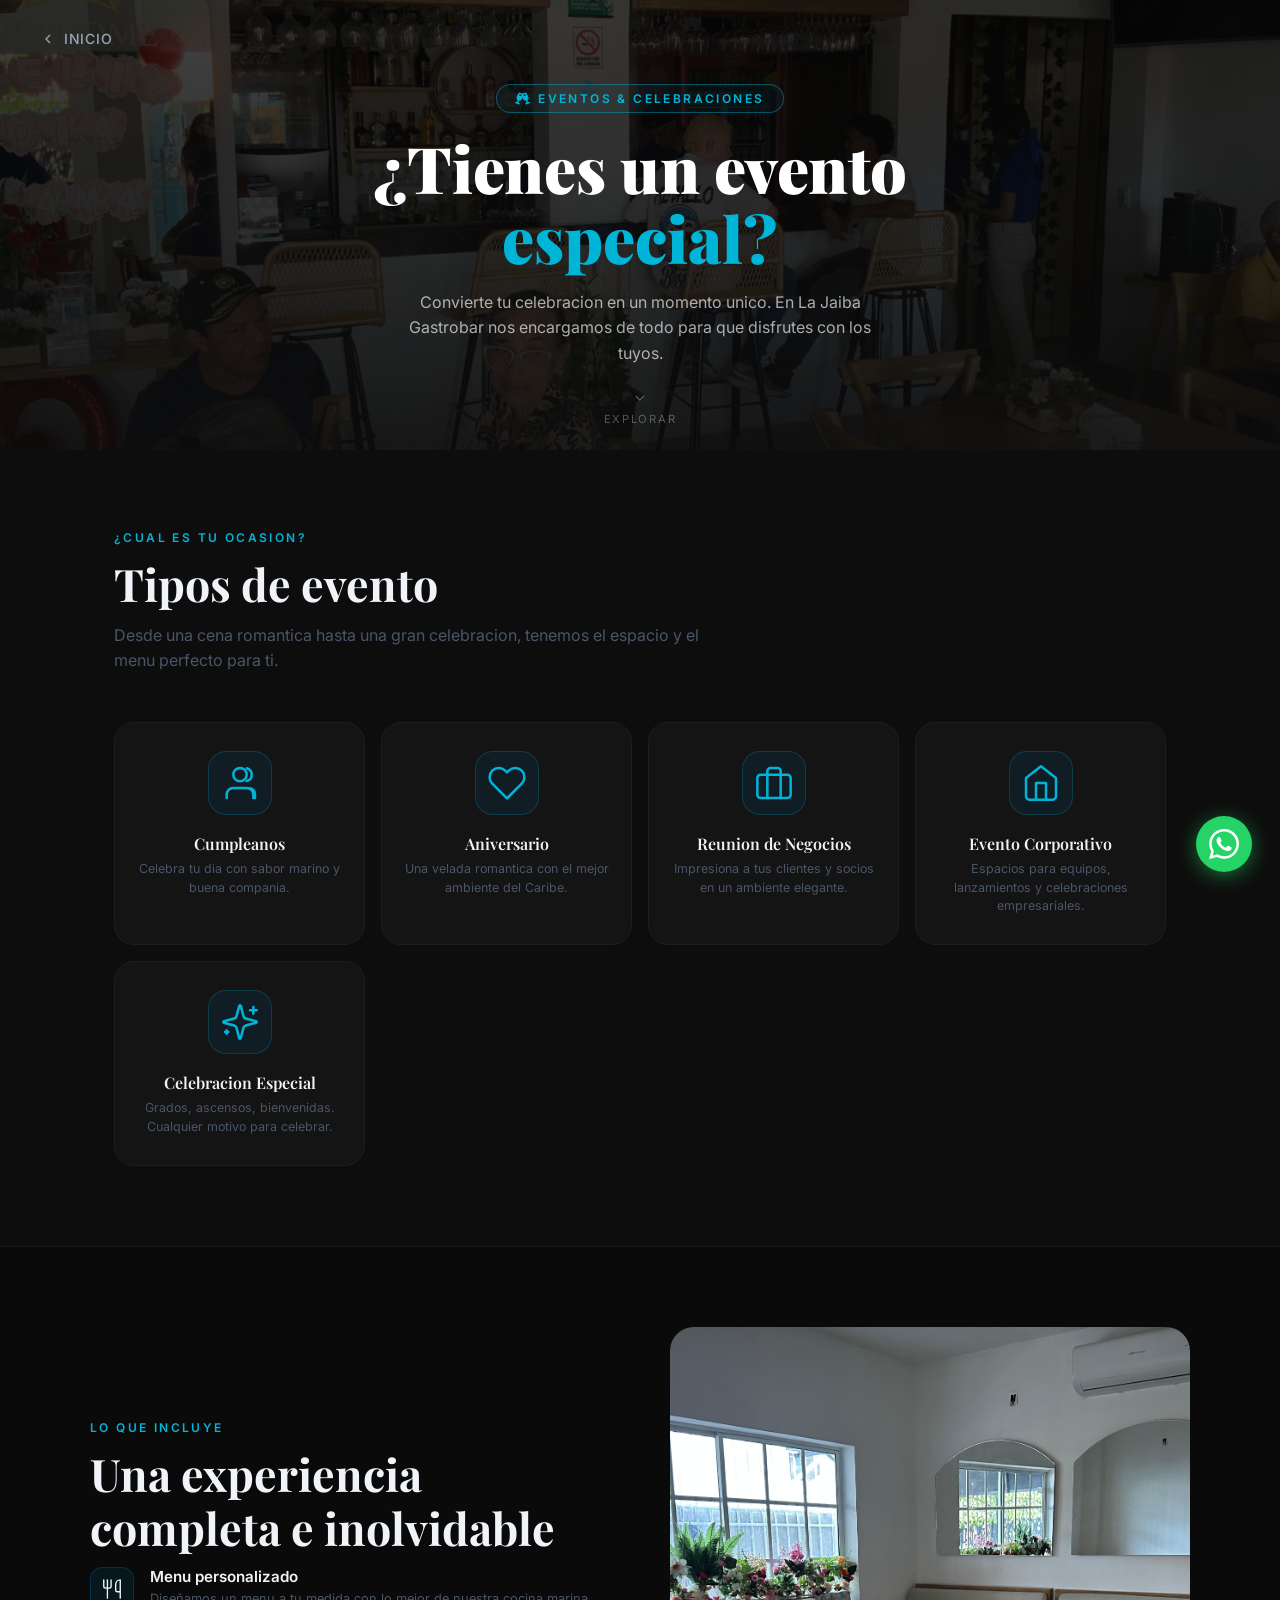
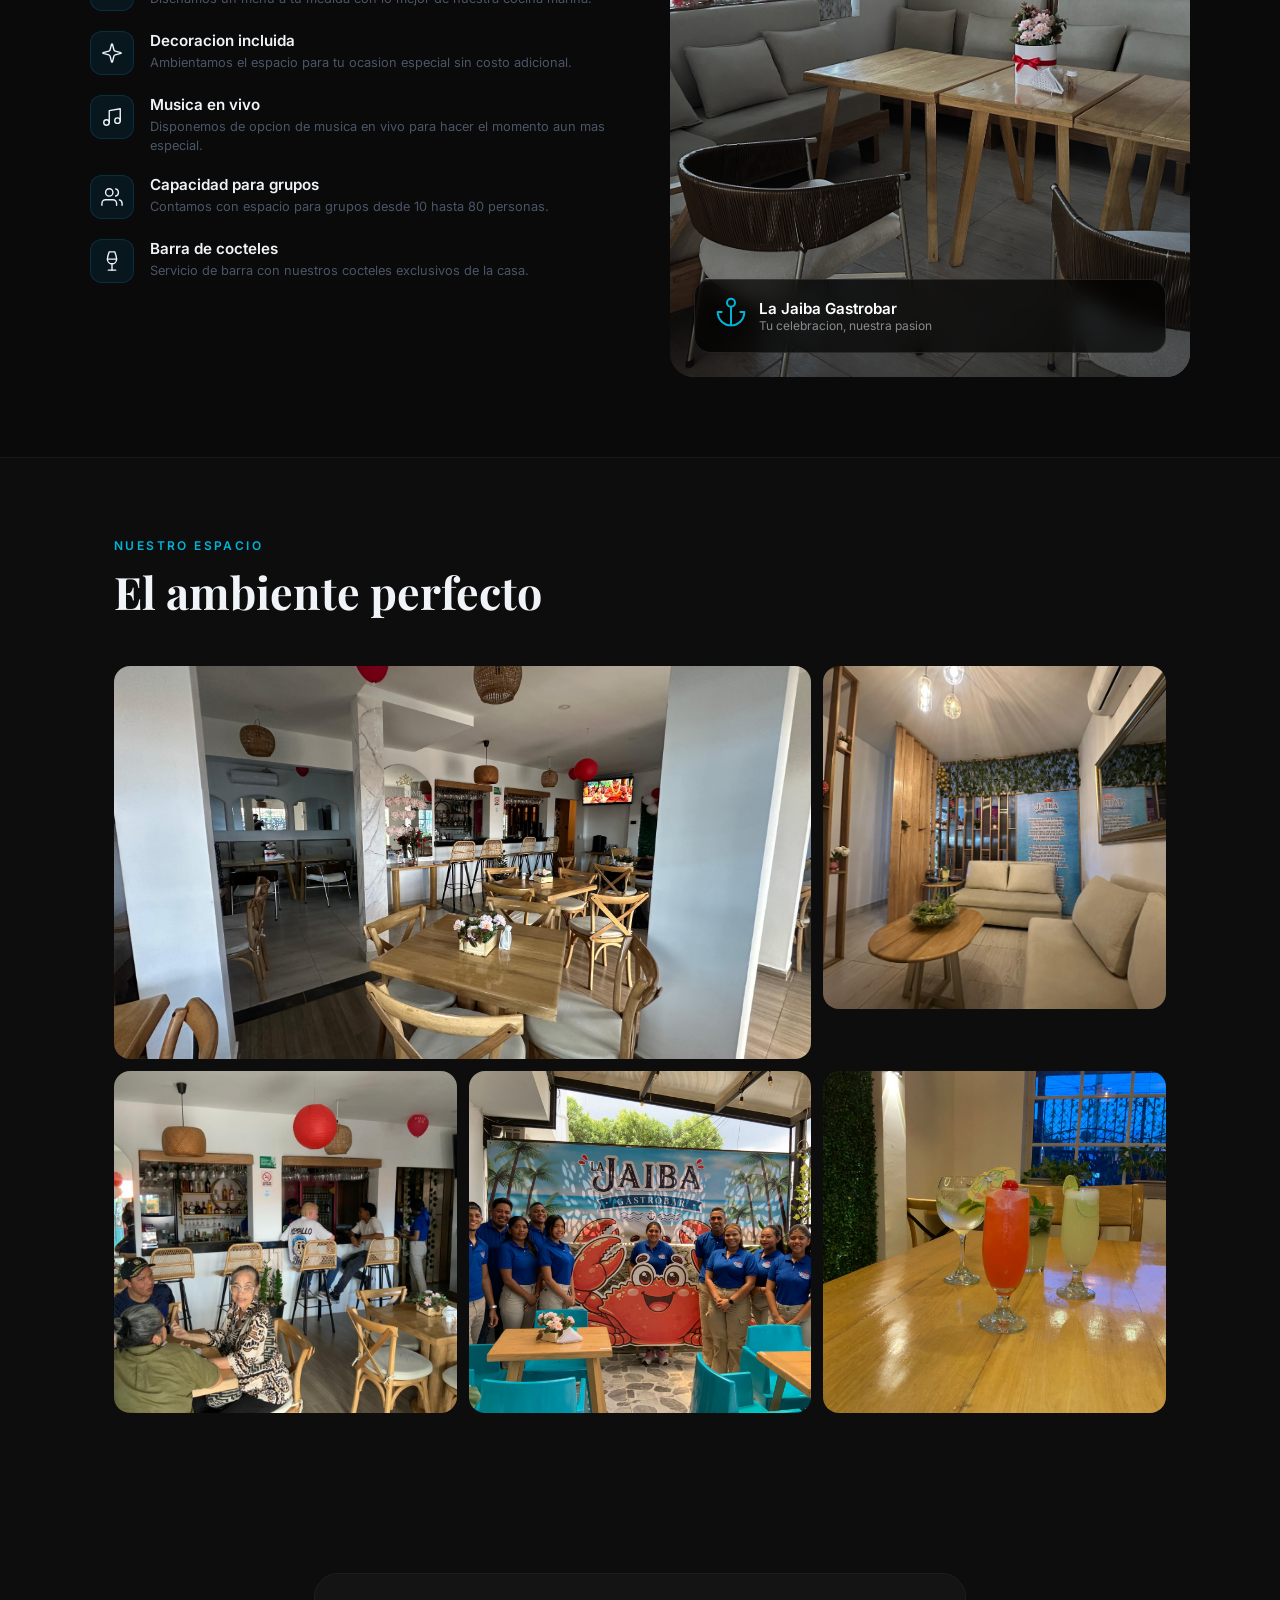
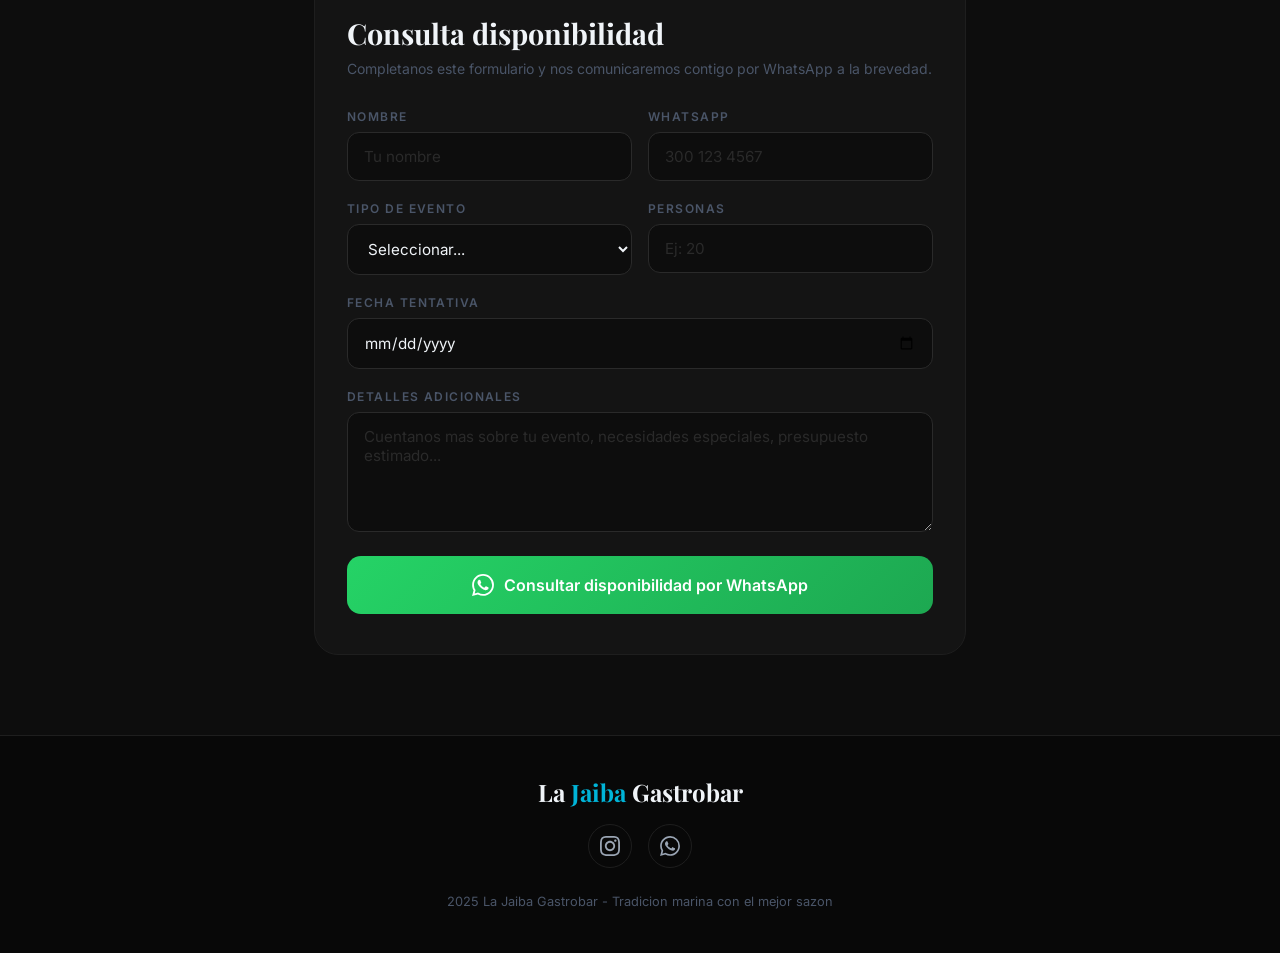
<file: invitacion.html>
<!DOCTYPE html>
<html lang="es">
<head>
  <meta charset="UTF-8">
  <meta name="viewport" content="width=device-width, initial-scale=1.0">
  <meta name="description" content="Eventos y celebraciones privadas en La Jaiba Gastrobar.">
  <title>Eventos — La Jaiba Gastrobar</title>
  <link rel="icon" type="image/png" href="img/logo.png">
  <link rel="stylesheet" href="css/main.css">
  <link rel="stylesheet" href="css/invitacion.css">
  <link rel="stylesheet" href="https://cdnjs.cloudflare.com/ajax/libs/font-awesome/6.6.0/css/all.min.css">
  <!-- MANTENIMIENTO: animaciones desactivadas. Borra esta linea para reactivarlas. -->
  <link rel="stylesheet" href="css/no-anim.css">
  <!-- MANTENIMIENTO: botones sin funcionalidad. Borra esta linea para reactivarlos. -->
  <script src="js/mantenimiento.js"></script>
</head>
<body style="background:#0D0D0D">

<!-- BACK BUTTON -->
<div style="position:absolute;top:20px;left:24px;z-index:10">
  <a href="index.html" class="back-btn">
    <svg width="16" height="16" fill="none" stroke="currentColor" stroke-width="2" viewBox="0 0 24 24"><polyline points="15 18 9 12 15 6"/></svg>
    Inicio
  </a>
</div>

<!-- HERO -->
<section class="eventos-hero">
  <div class="eventos-hero-bg"></div>
  <div class="eventos-hero-overlay"></div>
  <div class="eventos-hero-content">
    <div class="eventos-hero-badge"><i class="fa-solid fa-champagne-glasses"></i> Eventos & Celebraciones</div>
    <h1 class="eventos-hero-title">
      ¿Tienes un evento<br><em>especial?</em>
    </h1>
    <p class="eventos-hero-subtitle">
      Convierte tu celebracion en un momento unico. En La Jaiba Gastrobar nos encargamos de todo para que disfrutes con los tuyos.
    </p>
  </div>
  <div class="scroll-hint">
    <svg width="16" height="16" fill="none" stroke="currentColor" stroke-width="2" viewBox="0 0 24 24"><polyline points="6 9 12 15 18 9"/></svg>
    Explorar
  </div>
</section>

<!-- TIPOS DE EVENTO -->
<section class="eventos-section">
  <div class="section-header reveal">
    <p class="section-eyebrow">¿Cual es tu ocasion?</p>
    <h2 class="section-heading">Tipos de evento</h2>
    <p class="section-desc">Desde una cena romantica hasta una gran celebracion, tenemos el espacio y el menu perfecto para ti.</p>
  </div>
  <div class="eventos-tipos-grid">
    <div class="tipo-card reveal">
      <div class="tipo-icon"><svg viewBox="0 0 24 24" fill="none" stroke="#00B4D8" stroke-width="1.5" stroke-linecap="round" stroke-linejoin="round" width="40" height="40"><path d="M20 21v-2a4 4 0 0 0-4-4H8a4 4 0 0 0-4 4v2"/><circle cx="12" cy="7" r="4"/><path d="M16 3.13a4 4 0 0 1 0 7.75"/><path d="M21 21v-2a4 4 0 0 0-3-3.87"/></svg></div>
      <div class="tipo-name">Cumpleanos</div>
      <p class="tipo-desc">Celebra tu dia con sabor marino y buena compania.</p>
    </div>
    <div class="tipo-card reveal">
      <div class="tipo-icon"><svg viewBox="0 0 24 24" fill="none" stroke="#00B4D8" stroke-width="1.5" stroke-linecap="round" stroke-linejoin="round" width="40" height="40"><path d="M20.84 4.61a5.5 5.5 0 0 0-7.78 0L12 5.67l-1.06-1.06a5.5 5.5 0 0 0-7.78 7.78l1.06 1.06L12 21.23l7.78-7.78 1.06-1.06a5.5 5.5 0 0 0 0-7.78z"/></svg></div>
      <div class="tipo-name">Aniversario</div>
      <p class="tipo-desc">Una velada romantica con el mejor ambiente del Caribe.</p>
    </div>
    <div class="tipo-card reveal">
      <div class="tipo-icon"><svg viewBox="0 0 24 24" fill="none" stroke="#00B4D8" stroke-width="1.5" stroke-linecap="round" stroke-linejoin="round" width="40" height="40"><rect x="2" y="7" width="20" height="14" rx="2"/><path d="M16 21V5a2 2 0 0 0-2-2h-4a2 2 0 0 0-2 2v16"/></svg></div>
      <div class="tipo-name">Reunion de Negocios</div>
      <p class="tipo-desc">Impresiona a tus clientes y socios en un ambiente elegante.</p>
    </div>
    <div class="tipo-card reveal">
      <div class="tipo-icon"><svg viewBox="0 0 24 24" fill="none" stroke="#00B4D8" stroke-width="1.5" stroke-linecap="round" stroke-linejoin="round" width="40" height="40"><path d="M3 9l9-7 9 7v11a2 2 0 0 1-2 2H5a2 2 0 0 1-2-2z"/><polyline points="9 22 9 12 15 12 15 22"/></svg></div>
      <div class="tipo-name">Evento Corporativo</div>
      <p class="tipo-desc">Espacios para equipos, lanzamientos y celebraciones empresariales.</p>
    </div>
    <div class="tipo-card reveal">
      <div class="tipo-icon"><svg viewBox="0 0 24 24" fill="none" stroke="#00B4D8" stroke-width="1.5" stroke-linecap="round" stroke-linejoin="round" width="40" height="40"><path d="M9.937 15.5A2 2 0 0 0 8.5 14.063l-6.135-1.582a.5.5 0 0 1 0-.962L8.5 9.936A2 2 0 0 0 9.937 8.5l1.582-6.135a.5.5 0 0 1 .963 0L14.063 8.5A2 2 0 0 0 15.5 9.937l6.135 1.581a.5.5 0 0 1 0 .964L15.5 14.063a2 2 0 0 0-1.437 1.437l-1.582 6.135a.5.5 0 0 1-.963 0z"/><path d="M20 3v4m2-2h-4M4 17v2m1-1H3"/></svg></div>
      <div class="tipo-name">Celebracion Especial</div>
      <p class="tipo-desc">Grados, ascensos, bienvenidas. Cualquier motivo para celebrar.</p>
    </div>
  </div>
</section>

<!-- BENEFITS -->
<section class="benefits-section">
  <div class="benefits-inner">
    <div>
      <p class="section-eyebrow reveal">Lo que incluye</p>
      <h2 class="section-heading reveal">Una experiencia<br>completa e inolvidable</h2>
      <ul class="benefits-list">
        <li class="benefit-item reveal">
          <div class="benefit-icon"><svg viewBox="0 0 24 24" fill="none" stroke="currentColor" stroke-width="1.5" stroke-linecap="round" stroke-linejoin="round" width="22" height="22"><path d="M3 2v7c0 1.1.9 2 2 2h4a2 2 0 0 0 2-2V2"/><path d="M7 2v20"/><path d="M21 15V2a5 5 0 0 0-5 5v6c0 1.1.9 2 2 2h3v7"/></svg></div>
          <div class="benefit-text">
            <div class="benefit-title">Menu personalizado</div>
            <div class="benefit-desc">Diseñamos un menu a tu medida con lo mejor de nuestra cocina marina.</div>
          </div>
        </li>
        <li class="benefit-item reveal">
          <div class="benefit-icon"><svg viewBox="0 0 24 24" fill="none" stroke="currentColor" stroke-width="1.5" stroke-linecap="round" stroke-linejoin="round" width="22" height="22"><path d="M9.937 15.5A2 2 0 0 0 8.5 14.063l-6.135-1.582a.5.5 0 0 1 0-.962L8.5 9.936A2 2 0 0 0 9.937 8.5l1.582-6.135a.5.5 0 0 1 .963 0L14.063 8.5A2 2 0 0 0 15.5 9.937l6.135 1.581a.5.5 0 0 1 0 .964L15.5 14.063a2 2 0 0 0-1.437 1.437l-1.582 6.135a.5.5 0 0 1-.963 0z"/></svg></div>
          <div class="benefit-text">
            <div class="benefit-title">Decoracion incluida</div>
            <div class="benefit-desc">Ambientamos el espacio para tu ocasion especial sin costo adicional.</div>
          </div>
        </li>
        <li class="benefit-item reveal">
          <div class="benefit-icon"><svg viewBox="0 0 24 24" fill="none" stroke="currentColor" stroke-width="1.5" stroke-linecap="round" stroke-linejoin="round" width="22" height="22"><path d="M9 18V5l12-2v13"/><circle cx="6" cy="18" r="3"/><circle cx="18" cy="16" r="3"/></svg></div>
          <div class="benefit-text">
            <div class="benefit-title">Musica en vivo</div>
            <div class="benefit-desc">Disponemos de opcion de musica en vivo para hacer el momento aun mas especial.</div>
          </div>
        </li>
        <li class="benefit-item reveal">
          <div class="benefit-icon"><svg viewBox="0 0 24 24" fill="none" stroke="currentColor" stroke-width="1.5" stroke-linecap="round" stroke-linejoin="round" width="22" height="22"><path d="M17 21v-2a4 4 0 0 0-4-4H5a4 4 0 0 0-4 4v2"/><circle cx="9" cy="7" r="4"/><path d="M23 21v-2a4 4 0 0 0-3-3.87"/><path d="M16 3.13a4 4 0 0 1 0 7.75"/></svg></div>
          <div class="benefit-text">
            <div class="benefit-title">Capacidad para grupos</div>
            <div class="benefit-desc">Contamos con espacio para grupos desde 10 hasta 80 personas.</div>
          </div>
        </li>
        <li class="benefit-item reveal">
          <div class="benefit-icon"><svg viewBox="0 0 24 24" fill="none" stroke="currentColor" stroke-width="1.5" stroke-linecap="round" stroke-linejoin="round" width="22" height="22"><path d="M8 22h8"/><path d="M7 10h10"/><path d="M12 15v7"/><path d="M12 15a5 5 0 0 0 5-5c0-2-.5-4-2-8H9c-1.5 4-2 6-2 8a5 5 0 0 0 5 5z"/></svg></div>
          <div class="benefit-text">
            <div class="benefit-title">Barra de cocteles</div>
            <div class="benefit-desc">Servicio de barra con nuestros cocteles exclusivos de la casa.</div>
          </div>
        </li>
      </ul>
    </div>
    <div class="benefits-visual reveal">
      <img src="img/salon2.jpg.jpg" alt="Salon La Jaiba" loading="lazy" onerror="this.style.display='none'">
      <div class="benefits-visual-overlay"></div>
      <div class="benefits-visual-badge">
        <div class="vb-icon"><svg viewBox="0 0 24 24" fill="none" stroke="#00B4D8" stroke-width="1.5" stroke-linecap="round" stroke-linejoin="round" width="32" height="32"><circle cx="12" cy="5" r="3"/><line x1="12" y1="22" x2="12" y2="8"/><path d="M5 12H2a10 10 0 0 0 20 0h-3"/></svg></div>
        <div>
          <div class="vb-text">La Jaiba Gastrobar</div>
          <div class="vb-sub">Tu celebracion, nuestra pasion</div>
        </div>
      </div>
    </div>
  </div>
</section>

<!-- GALLERY -->
<section class="eventos-section">
  <div class="section-header reveal">
    <p class="section-eyebrow">Nuestro espacio</p>
    <h2 class="section-heading">El ambiente perfecto</h2>
  </div>
  <div class="gallery-grid reveal">
    <div class="gallery-item">
      <img src="img/mesas.jpg" alt="Mesas" loading="lazy">
    </div>
    <div class="gallery-item">
      <img src="img/vip2a.jpg.jpeg" alt="VIP" loading="lazy">
    </div>
    <div class="gallery-item">
      <img src="img/salon.jpg" alt="Salon" loading="lazy">
    </div>
    <div class="gallery-item">
      <img src="img/equipo.jpg" alt="Equipo" loading="lazy">
    </div>
    <div class="gallery-item">
      <img src="img/cocteles.jpg" alt="Cocteles" loading="lazy">
    </div>
  </div>
</section>

<!-- CONTACT FORM -->
<section class="contact-section">
  <div class="contact-form reveal">
    <h2 class="contact-form-title">Consulta disponibilidad</h2>
    <p class="contact-form-sub">Completanos este formulario y nos comunicaremos contigo por WhatsApp a la brevedad.</p>

    <div class="form-row">
      <div class="form-group">
        <label class="form-label" for="ev-nombre">Nombre</label>
        <input type="text" id="ev-nombre" class="form-input" placeholder="Tu nombre">
      </div>
      <div class="form-group">
        <label class="form-label" for="ev-telefono">WhatsApp</label>
        <input type="tel" id="ev-telefono" class="form-input" placeholder="300 123 4567">
      </div>
    </div>

    <div class="form-row">
      <div class="form-group">
        <label class="form-label" for="ev-tipo">Tipo de evento</label>
        <select id="ev-tipo" class="form-select">
          <option value="">Seleccionar...</option>
          <option>Cumpleanos</option>
          <option>Aniversario</option>
          <option>Reunion de negocios</option>
          <option>Evento corporativo</option>
          <option>Celebracion especial</option>
          <option>Otro</option>
        </select>
      </div>
      <div class="form-group">
        <label class="form-label" for="ev-personas">Personas</label>
        <input type="number" id="ev-personas" class="form-input" placeholder="Ej: 20" min="10" max="100">
      </div>
    </div>

    <div class="form-group">
      <label class="form-label" for="ev-fecha">Fecha tentativa</label>
      <input type="date" id="ev-fecha" class="form-input">
    </div>

    <div class="form-group">
      <label class="form-label" for="ev-mensaje">Detalles adicionales</label>
      <textarea id="ev-mensaje" class="form-textarea" placeholder="Cuentanos mas sobre tu evento, necesidades especiales, presupuesto estimado..."></textarea>
    </div>

    <button class="btn-whatsapp" id="btn-consultar">
      <svg viewBox="0 0 24 24" width="22" height="22" fill="white"><path d="M17.472 14.382c-.297-.149-1.758-.867-2.03-.967-.273-.099-.471-.148-.67.15-.197.297-.767.966-.94 1.164-.173.199-.347.223-.644.075-.297-.15-1.255-.463-2.39-1.475-.883-.788-1.48-1.761-1.653-2.059-.173-.297-.018-.458.13-.606.134-.133.298-.347.446-.52.149-.174.198-.298.298-.497.099-.198.05-.371-.025-.52-.075-.149-.669-1.612-.916-2.207-.242-.579-.487-.5-.669-.51-.173-.008-.371-.01-.57-.01-.198 0-.52.074-.792.372-.272.297-1.04 1.016-1.04 2.479 0 1.462 1.065 2.875 1.213 3.074.149.198 2.096 3.2 5.077 4.487.709.306 1.262.489 1.694.625.712.227 1.36.195 1.871.118.571-.085 1.758-.719 2.006-1.413.248-.694.248-1.289.173-1.413-.074-.124-.272-.198-.57-.347m-5.421 7.403h-.004a9.87 9.87 0 01-5.031-1.378l-.361-.214-3.741.982.998-3.648-.235-.374a9.86 9.86 0 01-1.51-5.26c.001-5.45 4.436-9.884 9.888-9.884 2.64 0 5.122 1.03 6.988 2.898a9.825 9.825 0 012.893 6.994c-.003 5.45-4.437 9.884-9.885 9.884m8.413-18.297A11.815 11.815 0 0012.05 0C5.495 0 .16 5.335.157 11.892c0 2.096.547 4.142 1.588 5.945L.057 24l6.305-1.654a11.882 11.882 0 005.683 1.448h.005c6.554 0 11.89-5.335 11.893-11.893a11.821 11.821 0 00-3.48-8.413z"/></svg>
      Consultar disponibilidad por WhatsApp
    </button>
  </div>
</section>

<!-- FOOTER -->
<footer class="site-footer">
  <div class="footer-logo">La <span>Jaiba</span> Gastrobar</div>
  <div class="footer-social">
    <a href="https://www.instagram.com/lajaiba_gastrobar/" target="_blank" aria-label="Instagram">
      <svg viewBox="0 0 24 24" width="20" height="20" fill="currentColor"><path d="M12 2.163c3.204 0 3.584.012 4.85.07 3.252.148 4.771 1.691 4.919 4.919.058 1.265.069 1.645.069 4.849 0 3.205-.012 3.584-.069 4.849-.149 3.225-1.664 4.771-4.919 4.919-1.266.058-1.644.07-4.85.07-3.204 0-3.584-.012-4.849-.07-3.26-.149-4.771-1.699-4.919-4.92-.058-1.265-.07-1.644-.07-4.849 0-3.204.013-3.583.07-4.849.149-3.227 1.664-4.771 4.919-4.919 1.266-.057 1.645-.069 4.849-.069zm0-2.163c-3.259 0-3.667.014-4.947.072-4.358.2-6.78 2.618-6.98 6.98-.059 1.281-.073 1.689-.073 4.948 0 3.259.014 3.668.072 4.948.2 4.358 2.618 6.78 6.98 6.98 1.281.058 1.689.072 4.948.072 3.259 0 3.668-.014 4.948-.072 4.354-.2 6.782-2.618 6.979-6.98.059-1.28.073-1.689.073-4.948 0-3.259-.014-3.667-.072-4.947-.196-4.354-2.617-6.78-6.979-6.98-1.281-.059-1.69-.073-4.949-.073zm0 5.838c-3.403 0-6.162 2.759-6.162 6.162s2.759 6.163 6.162 6.163 6.162-2.759 6.162-6.163c0-3.403-2.759-6.162-6.162-6.162zm0 10.162c-2.209 0-4-1.79-4-4 0-2.209 1.791-4 4-4s4 1.791 4 4c0 2.21-1.791 4-4 4zm6.406-11.845c-.796 0-1.441.645-1.441 1.44s.645 1.44 1.441 1.44c.795 0 1.439-.645 1.439-1.44s-.644-1.44-1.439-1.44z"/></svg>
    </a>
    <a href="https://wa.me/573022713343" target="_blank" aria-label="WhatsApp">
      <svg viewBox="0 0 24 24" width="20" height="20" fill="currentColor"><path d="M17.472 14.382c-.297-.149-1.758-.867-2.03-.967-.273-.099-.471-.148-.67.15-.197.297-.767.966-.94 1.164-.173.199-.347.223-.644.075-.297-.15-1.255-.463-2.39-1.475-.883-.788-1.48-1.761-1.653-2.059-.173-.297-.018-.458.13-.606.134-.133.298-.347.446-.52.149-.174.198-.298.298-.497.099-.198.05-.371-.025-.52-.075-.149-.669-1.612-.916-2.207-.242-.579-.487-.5-.669-.51-.173-.008-.371-.01-.57-.01-.198 0-.52.074-.792.372-.272.297-1.04 1.016-1.04 2.479 0 1.462 1.065 2.875 1.213 3.074.149.198 2.096 3.2 5.077 4.487.709.306 1.262.489 1.694.625.712.227 1.36.195 1.871.118.571-.085 1.758-.719 2.006-1.413.248-.694.248-1.289.173-1.413-.074-.124-.272-.198-.57-.347m-5.421 7.403h-.004a9.87 9.87 0 01-5.031-1.378l-.361-.214-3.741.982.998-3.648-.235-.374a9.86 9.86 0 01-1.51-5.26c.001-5.45 4.436-9.884 9.888-9.884 2.64 0 5.122 1.03 6.988 2.898a9.825 9.825 0 012.893 6.994c-.003 5.45-4.437 9.884-9.885 9.884m8.413-18.297A11.815 11.815 0 0012.05 0C5.495 0 .16 5.335.157 11.892c0 2.096.547 4.142 1.588 5.945L.057 24l6.305-1.654a11.882 11.882 0 005.683 1.448h.005c6.554 0 11.89-5.335 11.893-11.893a11.821 11.821 0 00-3.48-8.413z"/></svg>
    </a>
  </div>
  <p class="footer-copy">2025 La Jaiba Gastrobar - Tradicion marina con el mejor sazon</p>
</footer>

<a href="https://wa.me/573022713343" target="_blank" class="whatsapp-float" aria-label="WhatsApp">
  <svg viewBox="0 0 24 24"><path d="M17.472 14.382c-.297-.149-1.758-.867-2.03-.967-.273-.099-.471-.148-.67.15-.197.297-.767.966-.94 1.164-.173.199-.347.223-.644.075-.297-.15-1.255-.463-2.39-1.475-.883-.788-1.48-1.761-1.653-2.059-.173-.297-.018-.458.13-.606.134-.133.298-.347.446-.52.149-.174.198-.298.298-.497.099-.198.05-.371-.025-.52-.075-.149-.669-1.612-.916-2.207-.242-.579-.487-.5-.669-.51-.173-.008-.371-.01-.57-.01-.198 0-.52.074-.792.372-.272.297-1.04 1.016-1.04 2.479 0 1.462 1.065 2.875 1.213 3.074.149.198 2.096 3.2 5.077 4.487.709.306 1.262.489 1.694.625.712.227 1.36.195 1.871.118.571-.085 1.758-.719 2.006-1.413.248-.694.248-1.289.173-1.413-.074-.124-.272-.198-.57-.347m-5.421 7.403h-.004a9.87 9.87 0 01-5.031-1.378l-.361-.214-3.741.982.998-3.648-.235-.374a9.86 9.86 0 01-1.51-5.26c.001-5.45 4.436-9.884 9.888-9.884 2.64 0 5.122 1.03 6.988 2.898a9.825 9.825 0 012.893 6.994c-.003 5.45-4.437 9.884-9.885 9.884m8.413-18.297A11.815 11.815 0 0012.05 0C5.495 0 .16 5.335.157 11.892c0 2.096.547 4.142 1.588 5.945L.057 24l6.305-1.654a11.882 11.882 0 005.683 1.448h.005c6.554 0 11.89-5.335 11.893-11.893a11.821 11.821 0 00-3.48-8.413z"/></svg>
</a>

<script>
  const WHATSAPP_NUMBER = '573022713343';

  // Scroll reveal
  const observer = new IntersectionObserver((entries) => {
    entries.forEach(e => { if (e.isIntersecting) { e.target.classList.add('visible'); observer.unobserve(e.target); } });
  }, { threshold: 0.1, rootMargin: '0px 0px -40px 0px' });
  document.querySelectorAll('.reveal').forEach((el, i) => {
    el.style.transitionDelay = (i % 3) * 0.1 + 's';
    observer.observe(el);
  });

  // Contact form -> WhatsApp
  document.getElementById('btn-consultar')?.addEventListener('click', () => {
    const nombre = document.getElementById('ev-nombre')?.value?.trim() || '';
    const tel = document.getElementById('ev-telefono')?.value?.trim() || '';
    const tipo = document.getElementById('ev-tipo')?.value || '';
    const personas = document.getElementById('ev-personas')?.value || '';
    const fecha = document.getElementById('ev-fecha')?.value || '';
    const mensaje = document.getElementById('ev-mensaje')?.value?.trim() || '';

    if (!nombre || !tel) {
      alert('Por favor completa tu nombre y telefono.');
      return;
    }

    const text = encodeURIComponent(
      `Hola! Estoy interesado en reservar para un evento:\n` +
      `👤 Nombre: ${nombre}\n` +
      `📱 Telefono: ${tel}\n` +
      (tipo ? `🎉 Tipo de evento: ${tipo}\n` : '') +
      (personas ? `👥 Personas: ${personas}\n` : '') +
      (fecha ? `📅 Fecha tentativa: ${fecha}\n` : '') +
      (mensaje ? `📝 Detalles: ${mensaje}` : '')
    );
    window.open(`https://wa.me/${WHATSAPP_NUMBER}?text=${text}`, '_blank');
  });
</script>
</body>
</html>
</file>
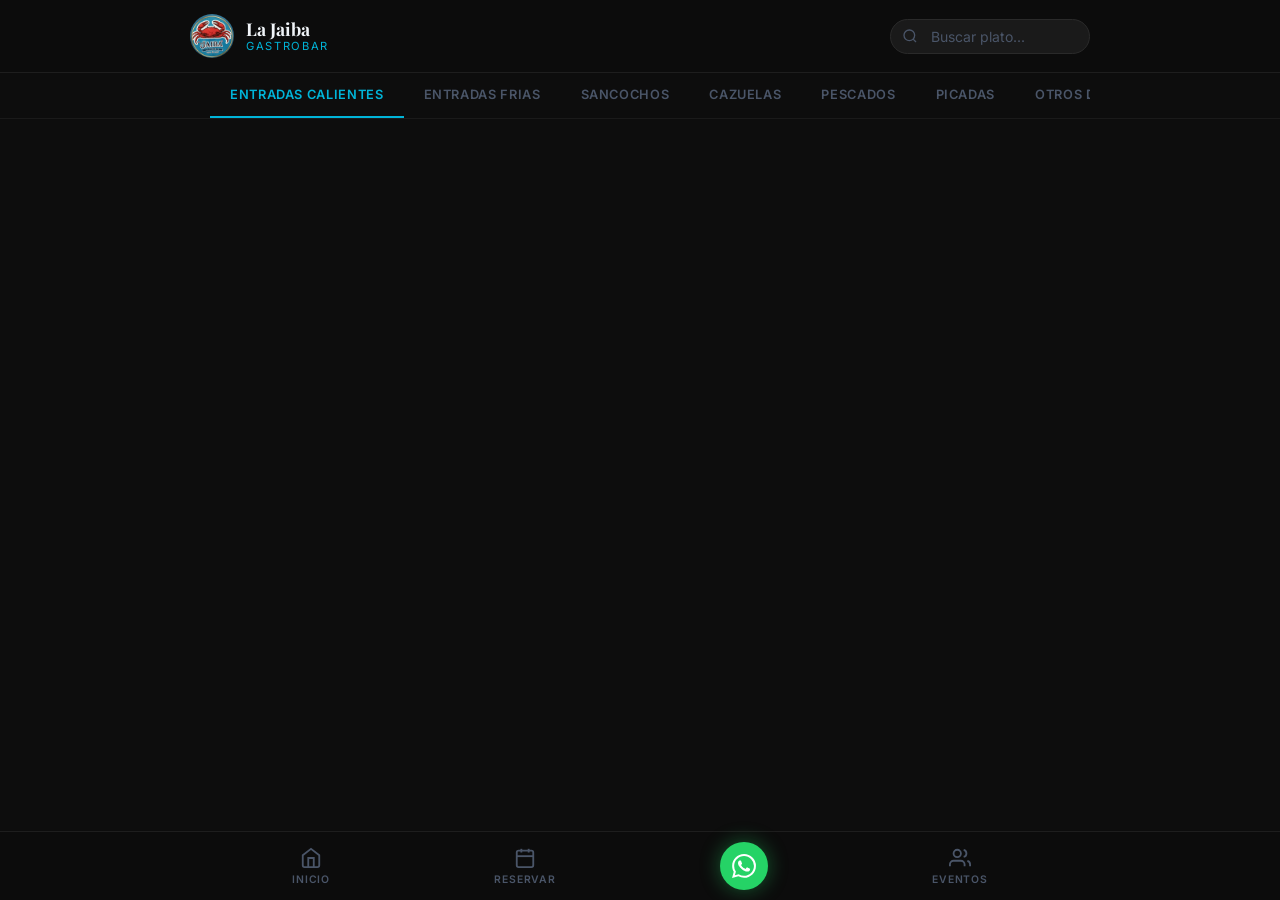
<file: menu.html>
<!DOCTYPE html>
<html lang="es">
<head>
  <meta charset="UTF-8">
  <meta name="viewport" content="width=device-width, initial-scale=1.0">
  <meta name="description" content="Menu digital La Jaiba Gastrobar — Mariscos, pescados, paellas, pizzas, cocteles y mas.">
  <title>Menu — La Jaiba Gastrobar</title>
  <link rel="icon" type="image/png" href="img/logo.png">
  <link rel="stylesheet" href="css/main.css">
  <link rel="stylesheet" href="css/menu.css">
  <!-- MANTENIMIENTO: animaciones desactivadas. Borra esta linea para reactivarlas. -->
  <link rel="stylesheet" href="css/no-anim.css">
  <!-- MANTENIMIENTO: botones sin funcionalidad. Borra esta linea para reactivarlos. -->
  <script src="js/mantenimiento.js"></script>
</head>
<body>

<!-- HEADER -->
<header class="menu-header">
  <div class="menu-header-inner">
    <a href="index.html" class="menu-logo-wrap">
      <img src="img/logo.png" alt="Logo" class="menu-logo-img">
      <div class="menu-logo-text">
        <span class="menu-logo-name">La Jaiba</span>
        <span class="menu-logo-sub">Gastrobar</span>
      </div>
    </a>
    <div class="menu-header-actions">
      <div class="menu-search-wrap">
        <svg class="menu-search-icon" width="16" height="16" fill="none" stroke="currentColor" stroke-width="2" viewBox="0 0 24 24"><circle cx="11" cy="11" r="8"/><path d="m21 21-4.35-4.35"/></svg>
        <input type="text" id="menu-search" class="menu-search-input" placeholder="Buscar plato...">
      </div>
    </div>
  </div>
</header>

<!-- CATEGORY TABS -->
<nav class="menu-categories">
  <div class="menu-categories-inner">
    <div class="menu-tabs">
      <button class="menu-tab active" data-tab="entradas-calientes">Entradas Calientes</button>
      <button class="menu-tab" data-tab="entradas-frias">Entradas Frias</button>
      <button class="menu-tab" data-tab="sancochos">Sancochos</button>
      <button class="menu-tab" data-tab="cazuelas">Cazuelas</button>
      <button class="menu-tab" data-tab="pescados">Pescados</button>
      <button class="menu-tab" data-tab="picadas">Picadas</button>
      <button class="menu-tab" data-tab="otros-del-mar">Otros del Mar</button>
      <button class="menu-tab" data-tab="langosta">Langosta</button>
      <button class="menu-tab" data-tab="especialidades">Especialidades</button>
      <button class="menu-tab" data-tab="infantil">Infantil</button>
      <button class="menu-tab" data-tab="paellas">Paellas</button>
      <button class="menu-tab" data-tab="pastas">Pastas</button>
      <button class="menu-tab" data-tab="pizzas">Pizzas</button>
      <button class="menu-tab" data-tab="postres">Postres</button>
      <button class="menu-tab" data-tab="bebidas">Bebidas</button>
      <button class="menu-tab" data-tab="cervezas">Cervezas</button>
      <button class="menu-tab" data-tab="cocteles">Cocteles</button>
      <button class="menu-tab" data-tab="licores">Licores</button>
    </div>
  </div>
</nav>

<!-- MENU CONTENT -->
<main class="menu-content">
  <div id="panel-entradas-calientes" class="menu-panel active"></div>
  <div id="panel-entradas-frias" class="menu-panel"></div>
  <div id="panel-sancochos" class="menu-panel"></div>
  <div id="panel-cazuelas" class="menu-panel"></div>
  <div id="panel-pescados" class="menu-panel"></div>
  <div id="panel-picadas" class="menu-panel"></div>
  <div id="panel-otros-del-mar" class="menu-panel"></div>
  <div id="panel-langosta" class="menu-panel"></div>
  <div id="panel-especialidades" class="menu-panel"></div>
  <div id="panel-infantil" class="menu-panel"></div>
  <div id="panel-paellas" class="menu-panel"></div>
  <div id="panel-pastas" class="menu-panel"></div>
  <div id="panel-pizzas" class="menu-panel"></div>
  <div id="panel-postres" class="menu-panel"></div>
  <div id="panel-bebidas" class="menu-panel"></div>
  <div id="panel-cervezas" class="menu-panel"></div>
  <div id="panel-cocteles" class="menu-panel"></div>
  <div id="panel-licores" class="menu-panel"></div>
</main>

<!-- BOTTOM NAV -->
<nav class="menu-bottom-nav">
  <div class="menu-bottom-nav-inner">
    <a href="index.html" class="nav-btn">
      <svg viewBox="0 0 24 24" fill="none" stroke="currentColor" stroke-width="2"><path d="M3 9l9-7 9 7v11a2 2 0 01-2 2H5a2 2 0 01-2-2z"/><polyline points="9 22 9 12 15 12 15 22"/></svg>
      Inicio
    </a>
    <a href="reservas.html" class="nav-btn">
      <svg viewBox="0 0 24 24" fill="none" stroke="currentColor" stroke-width="2"><rect x="3" y="4" width="18" height="18" rx="2" ry="2"/><line x1="16" y1="2" x2="16" y2="6"/><line x1="8" y1="2" x2="8" y2="6"/><line x1="3" y1="10" x2="21" y2="10"/></svg>
      Reservar
    </a>
    <a href="https://wa.me/573022713343" target="_blank" class="nav-btn nav-btn--whatsapp" id="nav-whatsapp" aria-label="WhatsApp">
      <svg viewBox="0 0 24 24"><path d="M17.472 14.382c-.297-.149-1.758-.867-2.03-.967-.273-.099-.471-.148-.67.15-.197.297-.767.966-.94 1.164-.173.199-.347.223-.644.075-.297-.15-1.255-.463-2.39-1.475-.883-.788-1.48-1.761-1.653-2.059-.173-.297-.018-.458.13-.606.134-.133.298-.347.446-.52.149-.174.198-.298.298-.497.099-.198.05-.371-.025-.52-.075-.149-.669-1.612-.916-2.207-.242-.579-.487-.5-.669-.51-.173-.008-.371-.01-.57-.01-.198 0-.52.074-.792.372-.272.297-1.04 1.016-1.04 2.479 0 1.462 1.065 2.875 1.213 3.074.149.198 2.096 3.2 5.077 4.487.709.306 1.262.489 1.694.625.712.227 1.36.195 1.871.118.571-.085 1.758-.719 2.006-1.413.248-.694.248-1.289.173-1.413-.074-.124-.272-.198-.57-.347m-5.421 7.403h-.004a9.87 9.87 0 01-5.031-1.378l-.361-.214-3.741.982.998-3.648-.235-.374a9.86 9.86 0 01-1.51-5.26c.001-5.45 4.436-9.884 9.888-9.884 2.64 0 5.122 1.03 6.988 2.898a9.825 9.825 0 012.893 6.994c-.003 5.45-4.437 9.884-9.885 9.884m8.413-18.297A11.815 11.815 0 0012.05 0C5.495 0 .16 5.335.157 11.892c0 2.096.547 4.142 1.588 5.945L.057 24l6.305-1.654a11.882 11.882 0 005.683 1.448h.005c6.554 0 11.89-5.335 11.893-11.893a11.821 11.821 0 00-3.48-8.413z"/></svg>
    </a>
    <a href="invitacion.html" class="nav-btn">
      <svg viewBox="0 0 24 24" fill="none" stroke="currentColor" stroke-width="2"><path d="M17 21v-2a4 4 0 00-4-4H5a4 4 0 00-4 4v2"/><circle cx="9" cy="7" r="4"/><path d="M23 21v-2a4 4 0 00-3-3.87"/><path d="M16 3.13a4 4 0 010 7.75"/></svg>
      Eventos
    </a>
  </div>
</nav>

<script src="js/menu.js"></script>
</body>
</html>
</file>
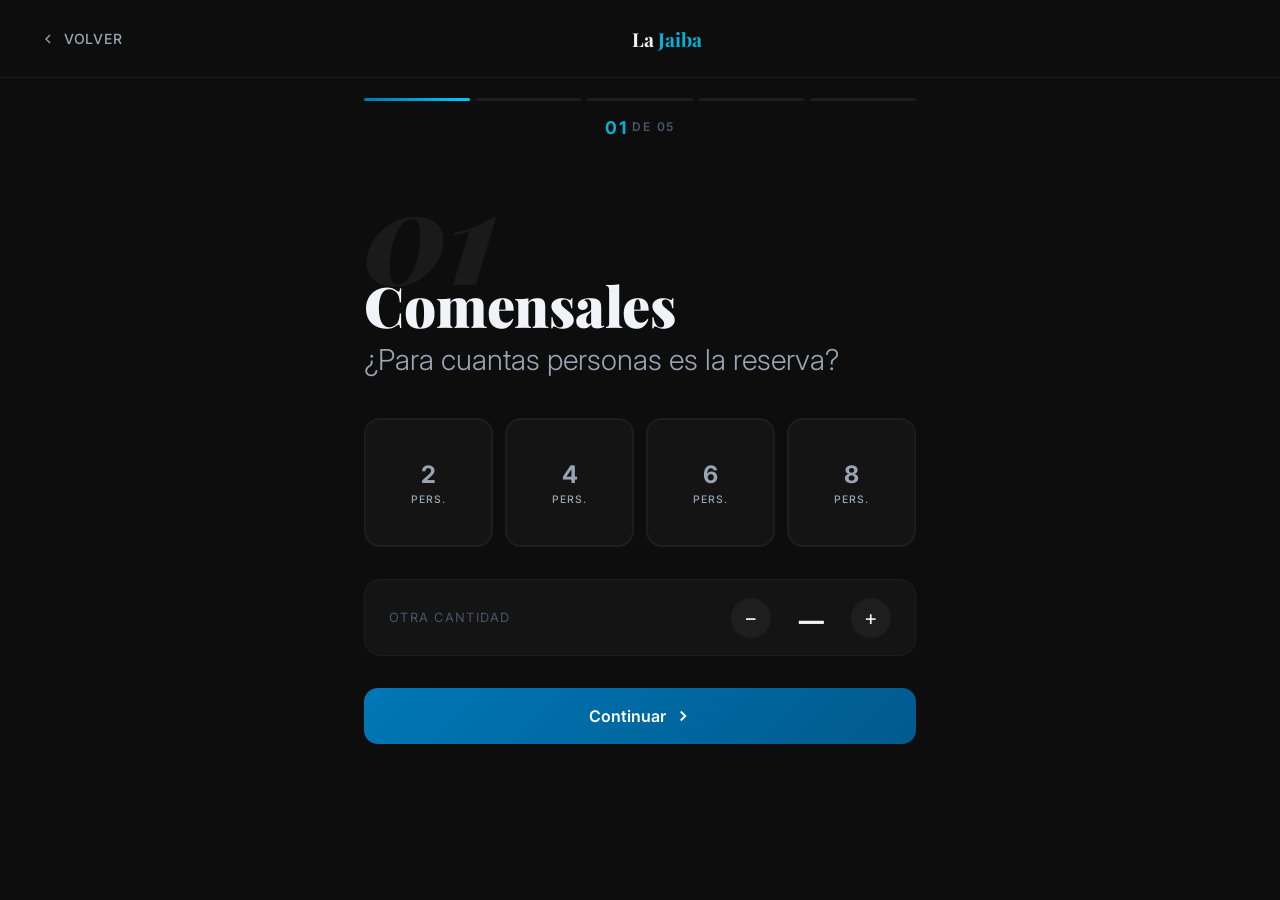
<file: reservas.html>
<!DOCTYPE html>
<html lang="es">
<head>
  <meta charset="UTF-8">
  <meta name="viewport" content="width=device-width, initial-scale=1.0">
  <meta name="description" content="Reserva tu mesa en La Jaiba Gastrobar.">
  <title>Reservar Mesa — La Jaiba Gastrobar</title>
  <link rel="icon" type="image/png" href="img/logo.png">
  <link rel="stylesheet" href="css/main.css">
  <link rel="stylesheet" href="css/reservas.css">
  <link rel="stylesheet" href="https://cdnjs.cloudflare.com/ajax/libs/font-awesome/6.6.0/css/all.min.css">
  <!-- MANTENIMIENTO: animaciones desactivadas. Borra esta linea para reactivarlas. -->
  <link rel="stylesheet" href="css/no-anim.css">
  <!-- MANTENIMIENTO: botones sin funcionalidad. Borra esta linea para reactivarlos. -->
  <script src="js/mantenimiento.js"></script>
</head>
<body class="reservas-page">

<!-- HEADER -->
<header class="reservas-header">
  <a href="index.html" class="back-btn">
    <svg width="16" height="16" fill="none" stroke="currentColor" stroke-width="2" viewBox="0 0 24 24"><polyline points="15 18 9 12 15 6"/></svg>
    Volver
  </a>
  <div class="reservas-brand">La <span>Jaiba</span></div>
  <div style="width:60px"></div>
</header>

<!-- PROGRESS BAR -->
<div class="reservas-progress">
  <div class="progress-step active"></div>
  <div class="progress-step"></div>
  <div class="progress-step"></div>
  <div class="progress-step"></div>
  <div class="progress-step"></div>
</div>

<!-- STEP INDICATOR -->
<div class="step-indicator">
  <div class="step-number"><span class="current">01</span> de 05</div>
</div>

<!-- FORM STEPS -->
<main class="reservas-main">

  <!-- STEP 1: COMENSALES -->
  <div class="step-panel active" data-step="1">
    <div class="step-title">
      <span class="step-num-big">01</span>
      Comensales
    </div>
    <p class="step-question">¿Para cuantas personas es la reserva?</p>

    <div class="comensales-grid">
      <button class="comensal-btn" data-value="2">2<span>pers.</span></button>
      <button class="comensal-btn" data-value="4">4<span>pers.</span></button>
      <button class="comensal-btn" data-value="6">6<span>pers.</span></button>
      <button class="comensal-btn" data-value="8">8<span>pers.</span></button>
    </div>

    <div class="custom-counter">
      <span class="counter-label">Otra cantidad</span>
      <div class="counter-controls">
        <button class="counter-btn" id="counter-minus">−</button>
        <span class="counter-value" id="counter-value">—</span>
        <button class="counter-btn" id="counter-plus">+</button>
      </div>
    </div>

    <div class="step-nav">
      <button class="btn-primary" data-next>
        Continuar
        <svg width="18" height="18" fill="none" stroke="currentColor" stroke-width="2.5" viewBox="0 0 24 24"><polyline points="9 18 15 12 9 6"/></svg>
      </button>
    </div>
  </div>

  <!-- STEP 2: FECHA -->
  <div class="step-panel" data-step="2">
    <div class="step-title">
      <span class="step-num-big">02</span>
      Fecha
    </div>
    <p class="step-question">¿Que dia vendras?</p>

    <div class="calendar-wrap">
      <div class="calendar-header">
        <button class="calendar-nav-btn" id="cal-prev">
          <svg width="16" height="16" fill="none" stroke="currentColor" stroke-width="2" viewBox="0 0 24 24"><polyline points="15 18 9 12 15 6"/></svg>
        </button>
        <span class="calendar-month" id="calendar-month"></span>
        <button class="calendar-nav-btn" id="cal-next">
          <svg width="16" height="16" fill="none" stroke="currentColor" stroke-width="2" viewBox="0 0 24 24"><polyline points="9 18 15 12 9 6"/></svg>
        </button>
      </div>
      <div class="calendar-weekdays">
        <div class="weekday">Do</div>
        <div class="weekday">Lu</div>
        <div class="weekday">Ma</div>
        <div class="weekday">Mi</div>
        <div class="weekday">Ju</div>
        <div class="weekday">Vi</div>
        <div class="weekday">Sa</div>
      </div>
      <div class="calendar-days" id="calendar-days"></div>
    </div>

    <div class="step-nav">
      <button class="btn-secondary" data-prev>← Atras</button>
      <button class="btn-primary" data-next>
        Continuar
        <svg width="18" height="18" fill="none" stroke="currentColor" stroke-width="2.5" viewBox="0 0 24 24"><polyline points="9 18 15 12 9 6"/></svg>
      </button>
    </div>
  </div>

  <!-- STEP 3: HORA -->
  <div class="step-panel" data-step="3">
    <div class="step-title">
      <span class="step-num-big">03</span>
      Hora
    </div>
    <p class="step-question">¿A que hora llegaran?</p>

    <div class="time-grid">
      <button class="time-btn" data-time="12:00"><div class="time-hour">12:00</div><div class="time-period">Mediodia</div></button>
      <button class="time-btn" data-time="13:00"><div class="time-hour">1:00</div><div class="time-period">PM</div></button>
      <button class="time-btn" data-time="14:00"><div class="time-hour">2:00</div><div class="time-period">PM</div></button>
      <button class="time-btn" data-time="18:00"><div class="time-hour">6:00</div><div class="time-period">PM</div></button>
      <button class="time-btn" data-time="19:00"><div class="time-hour">7:00</div><div class="time-period">PM</div></button>
      <button class="time-btn" data-time="20:00"><div class="time-hour">8:00</div><div class="time-period">PM</div></button>
      <button class="time-btn" data-time="20:30"><div class="time-hour">8:30</div><div class="time-period">PM</div></button>
      <button class="time-btn" data-time="21:00"><div class="time-hour">9:00</div><div class="time-period">PM</div></button>
      <button class="time-btn" data-time="21:30"><div class="time-hour">9:30</div><div class="time-period">PM</div></button>
    </div>

    <div class="step-nav">
      <button class="btn-secondary" data-prev>← Atras</button>
      <button class="btn-primary" data-next>
        Continuar
        <svg width="18" height="18" fill="none" stroke="currentColor" stroke-width="2.5" viewBox="0 0 24 24"><polyline points="9 18 15 12 9 6"/></svg>
      </button>
    </div>
  </div>

  <!-- STEP 4: DATOS PERSONALES -->
  <div class="step-panel" data-step="4">
    <div class="step-title">
      <span class="step-num-big">04</span>
      Tus datos
    </div>
    <p class="step-question">Cuantanos un poco mas sobre tu visita</p>

    <div class="form-group">
      <label class="form-label" for="r-nombre">Nombre completo *</label>
      <input type="text" id="r-nombre" class="form-input" placeholder="Tu nombre">
    </div>

    <div class="form-group">
      <label class="form-label" for="r-telefono">Telefono / WhatsApp *</label>
      <input type="tel" id="r-telefono" class="form-input" placeholder="Ej: 300 123 4567">
    </div>

    <div class="form-group">
      <label class="form-label" for="r-email">Email (opcional)</label>
      <input type="email" id="r-email" class="form-input" placeholder="tu@email.com">
    </div>

    <div class="form-group">
      <label class="form-label">Ocasion especial</label>
      <div class="ocasion-chips">
        <button class="chip" data-value="Cumpleanos">Cumpleanos</button>
        <button class="chip" data-value="Aniversario">Aniversario</button>
        <button class="chip" data-value="Reunion de negocios">Negocios</button>
        <button class="chip" data-value="Celebracion">Celebracion</button>
        <button class="chip" data-value="Visita casual">Casual</button>
      </div>
    </div>

    <div class="form-group">
      <label class="form-label" for="r-notas">Notas adicionales</label>
      <textarea id="r-notas" class="form-textarea" placeholder="Alergias, preferencias de mesa, solicitudes especiales..."></textarea>
    </div>

    <div class="step-nav">
      <button class="btn-secondary" data-prev>← Atras</button>
      <button class="btn-primary" data-next>
        Ver resumen
        <svg width="18" height="18" fill="none" stroke="currentColor" stroke-width="2.5" viewBox="0 0 24 24"><polyline points="9 18 15 12 9 6"/></svg>
      </button>
    </div>
  </div>

  <!-- STEP 5: CONFIRMACION -->
  <div class="step-panel" data-step="5">
    <div class="step-title">
      <span class="step-num-big">05</span>
      Confirmar
    </div>
    <p class="step-question">Revisa los detalles de tu reserva</p>

    <div class="summary-card">
      <div class="summary-header">
        <div class="summary-header-icon"><svg viewBox="0 0 24 24" fill="none" stroke="white" stroke-width="1.5" stroke-linecap="round" stroke-linejoin="round" width="36" height="36"><circle cx="12" cy="5" r="3"/><line x1="12" y1="22" x2="12" y2="8"/><path d="M5 12H2a10 10 0 0 0 20 0h-3"/></svg></div>
        <div>
          <div class="summary-header-text">La Jaiba Gastrobar</div>
          <div class="summary-header-sub">Resumen de reserva</div>
        </div>
      </div>
      <div class="summary-body">
        <div class="summary-row"><span class="summary-key"><i class="fa-solid fa-users"></i> Personas</span><span class="summary-val" id="s-personas">—</span></div>
        <div class="summary-row"><span class="summary-key"><i class="fa-solid fa-calendar-day"></i> Fecha</span><span class="summary-val" id="s-fecha">—</span></div>
        <div class="summary-row"><span class="summary-key"><i class="fa-solid fa-clock"></i> Hora</span><span class="summary-val" id="s-hora">—</span></div>
        <div class="summary-row"><span class="summary-key"><i class="fa-solid fa-user"></i> Nombre</span><span class="summary-val" id="s-nombre">—</span></div>
        <div class="summary-row"><span class="summary-key"><i class="fa-solid fa-phone"></i> Telefono</span><span class="summary-val" id="s-telefono">—</span></div>
        <div class="summary-row"><span class="summary-key"><i class="fa-solid fa-champagne-glasses"></i> Ocasion</span><span class="summary-val" id="s-ocasion">—</span></div>
      </div>
    </div>

    <div class="step-nav">
      <button class="btn-secondary" data-prev>← Editar</button>
      <button class="btn-primary" id="btn-confirm">
        Confirmar por WhatsApp
        <svg viewBox="0 0 24 24" width="18" height="18" fill="white"><path d="M17.472 14.382c-.297-.149-1.758-.867-2.03-.967-.273-.099-.471-.148-.67.15-.197.297-.767.966-.94 1.164-.173.199-.347.223-.644.075-.297-.15-1.255-.463-2.39-1.475-.883-.788-1.48-1.761-1.653-2.059-.173-.297-.018-.458.13-.606.134-.133.298-.347.446-.52.149-.174.198-.298.298-.497.099-.198.05-.371-.025-.52-.075-.149-.669-1.612-.916-2.207-.242-.579-.487-.5-.669-.51-.173-.008-.371-.01-.57-.01-.198 0-.52.074-.792.372-.272.297-1.04 1.016-1.04 2.479 0 1.462 1.065 2.875 1.213 3.074.149.198 2.096 3.2 5.077 4.487.709.306 1.262.489 1.694.625.712.227 1.36.195 1.871.118.571-.085 1.758-.719 2.006-1.413.248-.694.248-1.289.173-1.413-.074-.124-.272-.198-.57-.347m-5.421 7.403h-.004a9.87 9.87 0 01-5.031-1.378l-.361-.214-3.741.982.998-3.648-.235-.374a9.86 9.86 0 01-1.51-5.26c.001-5.45 4.436-9.884 9.888-9.884 2.64 0 5.122 1.03 6.988 2.898a9.825 9.825 0 012.893 6.994c-.003 5.45-4.437 9.884-9.885 9.884m8.413-18.297A11.815 11.815 0 0012.05 0C5.495 0 .16 5.335.157 11.892c0 2.096.547 4.142 1.588 5.945L.057 24l6.305-1.654a11.882 11.882 0 005.683 1.448h.005c6.554 0 11.89-5.335 11.893-11.893a11.821 11.821 0 00-3.48-8.413z"/></svg>
      </button>
    </div>
  </div>

  <!-- STEP 6: EXITO -->
  <div class="step-panel" data-step="6">
    <div class="success-screen">
      <div class="success-icon"><svg viewBox="0 0 24 24" fill="none" stroke="#00B4D8" stroke-width="2" stroke-linecap="round" stroke-linejoin="round" width="40" height="40"><path d="M22 11.08V12a10 10 0 1 1-5.93-9.14"/><polyline points="22 4 12 14.01 9 11.01"/></svg></div>
      <h2 class="success-title">¡Listo!</h2>
      <p class="success-text">
        Tu solicitud de reserva fue enviada por WhatsApp.<br>
        Te confirmaremos en breve. ¡Nos vemos pronto! 🦀
      </p>
      <button class="btn-whatsapp" id="btn-new" style="margin-bottom:16px">
        <svg viewBox="0 0 24 24" width="20" height="20" fill="white"><path d="M17.472 14.382c-.297-.149-1.758-.867-2.03-.967-.273-.099-.471-.148-.67.15-.197.297-.767.966-.94 1.164-.173.199-.347.223-.644.075-.297-.15-1.255-.463-2.39-1.475-.883-.788-1.48-1.761-1.653-2.059-.173-.297-.018-.458.13-.606.134-.133.298-.347.446-.52.149-.174.198-.298.298-.497.099-.198.05-.371-.025-.52-.075-.149-.669-1.612-.916-2.207-.242-.579-.487-.5-.669-.51-.173-.008-.371-.01-.57-.01-.198 0-.52.074-.792.372-.272.297-1.04 1.016-1.04 2.479 0 1.462 1.065 2.875 1.213 3.074.149.198 2.096 3.2 5.077 4.487.709.306 1.262.489 1.694.625.712.227 1.36.195 1.871.118.571-.085 1.758-.719 2.006-1.413.248-.694.248-1.289.173-1.413-.074-.124-.272-.198-.57-.347m-5.421 7.403h-.004a9.87 9.87 0 01-5.031-1.378l-.361-.214-3.741.982.998-3.648-.235-.374a9.86 9.86 0 01-1.51-5.26c.001-5.45 4.436-9.884 9.888-9.884 2.64 0 5.122 1.03 6.988 2.898a9.825 9.825 0 012.893 6.994c-.003 5.45-4.437 9.884-9.885 9.884m8.413-18.297A11.815 11.815 0 0012.05 0C5.495 0 .16 5.335.157 11.892c0 2.096.547 4.142 1.588 5.945L.057 24l6.305-1.654a11.882 11.882 0 005.683 1.448h.005c6.554 0 11.89-5.335 11.893-11.893a11.821 11.821 0 00-3.48-8.413z"/></svg>
        Nueva reserva
      </button>
      <a href="index.html" class="btn-secondary" style="display:block;text-align:center;padding:16px;border-radius:14px;font-family:Inter,sans-serif;cursor:pointer">Volver al inicio</a>
    </div>
  </div>

</main>

<script src="js/reservas.js"></script>
</body>
</html>
</file>
<file: css/main.css>
/* ============================================
   LA JAIBA GASTROBAR — Global Styles
   ============================================ */

@import url('https://fonts.googleapis.com/css2?family=Playfair+Display:ital,wght@0,400;0,600;0,700;0,900;1,400;1,700&family=Inter:wght@300;400;500;600;700&display=swap');

:root {
  --ocean-deep: #0077B6;
  --ocean-light: #00B4D8;
  --ocean-glow: #00C9FF;
  --dark-bg: #0D0D0D;
  --dark-card: #141414;
  --dark-border: #1E1E1E;
  --cream: #F0F4F8;
  --red-crab: #C0392B;
  --red-light: #E74C3C;
  --gold: #C9A84C;
  --gold-light: #F0C060;
  --white: #FFFFFF;
  --gray-light: #9AA5B4;
  --gray-mid: #4A5568;

  --font-display: 'Playfair Display', Georgia, serif;
  --font-body: 'Inter', system-ui, sans-serif;

  --radius-sm: 8px;
  --radius-md: 16px;
  --radius-lg: 24px;
  --radius-xl: 40px;

  --shadow-glow: 0 0 40px rgba(0, 180, 216, 0.25);
  --shadow-card: 0 8px 32px rgba(0, 0, 0, 0.4);
  --shadow-btn: 0 4px 20px rgba(0, 119, 182, 0.4);

  --transition: 0.3s cubic-bezier(0.4, 0, 0.2, 1);
}

*, *::before, *::after {
  box-sizing: border-box;
  margin: 0;
  padding: 0;
}

html {
  scroll-behavior: smooth;
  font-size: 16px;
}

body {
  font-family: var(--font-body);
  background: var(--dark-bg);
  color: var(--cream);
  min-height: 100vh;
  -webkit-font-smoothing: antialiased;
  overflow-x: hidden;
}

img {
  max-width: 100%;
  display: block;
}

a {
  text-decoration: none;
  color: inherit;
}

button {
  cursor: pointer;
  border: none;
  background: none;
  font-family: var(--font-body);
}

/* ============================================
   SHARED COMPONENTS
   ============================================ */

.container {
  max-width: 1200px;
  margin: 0 auto;
  padding: 0 20px;
}

/* --- Back Button --- */
.back-btn {
  display: inline-flex;
  align-items: center;
  gap: 8px;
  color: var(--gray-light);
  font-size: 0.875rem;
  font-weight: 500;
  padding: 10px 16px;
  border-radius: var(--radius-sm);
  transition: color var(--transition);
  letter-spacing: 0.05em;
  text-transform: uppercase;
}

.back-btn:hover {
  color: var(--ocean-light);
}

/* --- Section Title --- */
.section-title {
  font-family: var(--font-display);
  font-size: clamp(2rem, 5vw, 3.5rem);
  font-weight: 700;
  color: var(--cream);
  line-height: 1.1;
}

.section-title span {
  color: var(--ocean-light);
}

/* --- Ocean Divider --- */
.wave-divider {
  width: 60px;
  height: 3px;
  background: linear-gradient(90deg, var(--ocean-deep), var(--ocean-light));
  border-radius: 2px;
  margin: 16px 0;
}

/* --- Pill Badge --- */
.badge {
  display: inline-block;
  padding: 4px 12px;
  border-radius: 100px;
  font-size: 0.75rem;
  font-weight: 600;
  letter-spacing: 0.1em;
  text-transform: uppercase;
}

.badge--ocean {
  background: rgba(0, 180, 216, 0.15);
  color: var(--ocean-light);
  border: 1px solid rgba(0, 180, 216, 0.3);
}

.badge--red {
  background: rgba(192, 57, 43, 0.15);
  color: var(--red-light);
  border: 1px solid rgba(192, 57, 43, 0.3);
}

/* --- WhatsApp Float Button --- */
.whatsapp-float {
  position: fixed;
  bottom: 28px;
  right: 28px;
  width: 56px;
  height: 56px;
  background: #25D366;
  border-radius: 50%;
  display: flex;
  align-items: center;
  justify-content: center;
  box-shadow: 0 4px 20px rgba(37, 211, 102, 0.5);
  z-index: 999;
  transition: transform var(--transition), box-shadow var(--transition);
  text-decoration: none;
}

.whatsapp-float:hover {
  transform: scale(1.1);
  box-shadow: 0 6px 30px rgba(37, 211, 102, 0.7);
}

.whatsapp-float svg {
  width: 30px;
  height: 30px;
  fill: white;
}

/* --- Scroll Reveal --- */
.reveal {
  opacity: 0;
  transform: translateY(30px);
  transition: opacity 0.7s ease, transform 0.7s ease;
}

.reveal.visible {
  opacity: 1;
  transform: translateY(0);
}

/* --- Scrollbar --- */
::-webkit-scrollbar {
  width: 6px;
}
::-webkit-scrollbar-track {
  background: var(--dark-bg);
}
::-webkit-scrollbar-thumb {
  background: var(--ocean-deep);
  border-radius: 3px;
}

/* ============================================
   FOOTER
   ============================================ */
.site-footer {
  background: #080808;
  border-top: 1px solid var(--dark-border);
  padding: 40px 20px;
  text-align: center;
}

.footer-logo {
  font-family: var(--font-display);
  font-size: 1.5rem;
  font-weight: 700;
  color: var(--cream);
  margin-bottom: 16px;
}

.footer-logo span {
  color: var(--ocean-light);
}

.footer-social {
  display: flex;
  justify-content: center;
  gap: 16px;
  margin-bottom: 24px;
}

.footer-social a {
  width: 44px;
  height: 44px;
  border: 1px solid var(--dark-border);
  border-radius: 50%;
  display: flex;
  align-items: center;
  justify-content: center;
  color: var(--gray-light);
  transition: all var(--transition);
}

.footer-social a:hover {
  border-color: var(--ocean-light);
  color: var(--ocean-light);
  background: rgba(0, 180, 216, 0.1);
}

.footer-copy {
  color: var(--gray-mid);
  font-size: 0.8rem;
  line-height: 1.6;
}

/* ============================================
   RESPONSIVE UTILITIES
   ============================================ */
@media (max-width: 768px) {
  .container {
    padding: 0 16px;
  }
}
</file>
<file: css/invitacion.css>
/* ============================================
   INVITACIONES & EVENTOS
   ============================================ */

/* Hero */
.eventos-hero {
  position: relative;
  min-height: 50vh;
  display: flex;
  align-items: center;
  justify-content: center;
  overflow: hidden;
  padding: 80px 24px;
}

.eventos-hero-bg {
  position: absolute;
  inset: 0;
  background-image: url('../img/salon.jpg');
  background-size: cover;
  background-position: center;
  filter: brightness(0.35);
}

.eventos-hero-overlay {
  position: absolute;
  inset: 0;
  background: linear-gradient(180deg, rgba(13,13,13,0.3) 0%, rgba(13,13,13,0.8) 100%);
}

.eventos-hero-content {
  position: relative;
  z-index: 2;
  text-align: center;
  max-width: 700px;
}

.eventos-hero-badge {
  display: inline-block;
  padding: 6px 18px;
  border: 1px solid rgba(0,180,216,0.4);
  border-radius: 100px;
  font-size: 0.75rem;
  color: #00B4D8;
  letter-spacing: 0.2em;
  text-transform: uppercase;
  font-weight: 600;
  margin-bottom: 20px;
  background: rgba(0,180,216,0.05);
}

.eventos-hero-title {
  font-family: 'Playfair Display', serif;
  font-size: clamp(2rem, 7vw, 4rem);
  font-weight: 900;
  color: white;
  line-height: 1.1;
  margin-bottom: 16px;
}

.eventos-hero-title em {
  color: #00B4D8;
  font-style: normal;
}

.eventos-hero-subtitle {
  font-size: 1rem;
  color: rgba(255,255,255,0.65);
  line-height: 1.6;
  max-width: 500px;
  margin: 0 auto;
}

/* Scroll down hint */
.scroll-hint {
  position: absolute;
  bottom: 24px;
  left: 50%;
  transform: translateX(-50%);
  display: flex;
  flex-direction: column;
  align-items: center;
  gap: 6px;
  color: rgba(255,255,255,0.3);
  font-size: 0.7rem;
  letter-spacing: 0.15em;
  text-transform: uppercase;
  animation: bounce 2s ease-in-out infinite;
}

@keyframes bounce {
  0%, 100% { transform: translateX(-50%) translateY(0); }
  50% { transform: translateX(-50%) translateY(8px); }
}

/* Section spacing */
.eventos-section {
  padding: 80px 24px;
  max-width: 1100px;
  margin: 0 auto;
}

.section-header {
  margin-bottom: 48px;
}

.section-eyebrow {
  font-size: 0.75rem;
  font-weight: 600;
  letter-spacing: 0.2em;
  text-transform: uppercase;
  color: #00B4D8;
  margin-bottom: 12px;
}

.section-heading {
  font-family: 'Playfair Display', serif;
  font-size: clamp(1.8rem, 4vw, 2.8rem);
  font-weight: 700;
  color: #F0F4F8;
  line-height: 1.2;
  margin-bottom: 12px;
}

.section-desc {
  color: #4A5568;
  font-size: 1rem;
  line-height: 1.6;
  max-width: 600px;
}

/* Tipos de evento */
.eventos-tipos-grid {
  display: grid;
  grid-template-columns: repeat(auto-fill, minmax(200px, 1fr));
  gap: 16px;
}

.tipo-card {
  background: #141414;
  border: 1px solid #1E1E1E;
  border-radius: 20px;
  padding: 28px 20px;
  text-align: center;
  transition: all 0.3s ease;
  cursor: default;
}

.tipo-card:hover {
  border-color: rgba(0, 180, 216, 0.4);
  transform: translateY(-4px);
  box-shadow: 0 16px 40px rgba(0, 0, 0, 0.4);
  background: #181818;
}

.tipo-icon {
  margin-bottom: 18px;
  display: flex;
  align-items: center;
  justify-content: center;
  width: 64px;
  height: 64px;
  background: rgba(0, 119, 182, 0.1);
  border: 1px solid rgba(0, 180, 216, 0.2);
  border-radius: 18px;
  margin-left: auto;
  margin-right: auto;
  transition: all 0.3s ease;
}
.tipo-card:hover .tipo-icon {
  background: rgba(0, 119, 182, 0.2);
  border-color: rgba(0, 180, 216, 0.5);
  transform: scale(1.08);
}

.tipo-name {
  font-family: 'Playfair Display', serif;
  font-size: 1rem;
  font-weight: 600;
  color: #F0F4F8;
  margin-bottom: 6px;
}

.tipo-desc {
  font-size: 0.78rem;
  color: #4A5568;
  line-height: 1.5;
}

/* Benefits */
.benefits-section {
  background: #0A0A0A;
  padding: 80px 24px;
  border-top: 1px solid #1A1A1A;
  border-bottom: 1px solid #1A1A1A;
}

.benefits-inner {
  max-width: 1100px;
  margin: 0 auto;
  display: grid;
  grid-template-columns: 1fr 1fr;
  gap: 60px;
  align-items: center;
}

.benefits-list {
  display: flex;
  flex-direction: column;
  gap: 20px;
  list-style: none;
}

.benefit-item {
  display: flex;
  gap: 16px;
  align-items: flex-start;
}

.benefit-icon {
  width: 44px;
  height: 44px;
  border-radius: 12px;
  background: rgba(0, 119, 182, 0.12);
  border: 1px solid rgba(0, 119, 182, 0.25);
  display: flex;
  align-items: center;
  justify-content: center;
  font-size: 1.3rem;
  flex-shrink: 0;
}

.benefit-text {
  flex: 1;
}

.benefit-title {
  font-weight: 600;
  color: #F0F4F8;
  font-size: 0.95rem;
  margin-bottom: 3px;
}

.benefit-desc {
  font-size: 0.8rem;
  color: #4A5568;
  line-height: 1.5;
}

.benefits-visual {
  position: relative;
  border-radius: 24px;
  overflow: hidden;
  aspect-ratio: 4/5;
}

.benefits-visual img {
  width: 100%;
  height: 100%;
  object-fit: cover;
}

.benefits-visual-overlay {
  position: absolute;
  inset: 0;
  background: linear-gradient(to top, rgba(13,13,13,0.6) 0%, transparent 60%);
}

.benefits-visual-badge {
  position: absolute;
  bottom: 24px;
  left: 24px;
  right: 24px;
  background: rgba(0, 0, 0, 0.7);
  backdrop-filter: blur(10px);
  border: 1px solid rgba(255,255,255,0.1);
  border-radius: 16px;
  padding: 16px 20px;
  display: flex;
  align-items: center;
  gap: 12px;
}

.vb-icon {
  font-size: 2rem;
}

.vb-text {
  font-weight: 600;
  color: white;
  font-size: 0.95rem;
}

.vb-sub {
  font-size: 0.75rem;
  color: rgba(255,255,255,0.5);
}

/* Gallery */
.gallery-grid {
  display: grid;
  grid-template-columns: repeat(3, 1fr);
  gap: 12px;
}

.gallery-item {
  border-radius: 16px;
  overflow: hidden;
  aspect-ratio: 1;
  background: #141414;
  position: relative;
}

.gallery-item:first-child {
  grid-column: span 2;
  aspect-ratio: 16/9;
}

.gallery-item img {
  width: 100%;
  height: 100%;
  object-fit: cover;
  transition: transform 0.4s ease;
}

.gallery-item:hover img {
  transform: scale(1.05);
}

.gallery-placeholder {
  width: 100%;
  height: 100%;
  background: linear-gradient(135deg, #0A1628, #0D2144);
  display: flex;
  align-items: center;
  justify-content: center;
  font-size: 2rem;
  color: rgba(0,180,216,0.3);
}

/* Contact form */
.contact-section {
  padding: 80px 24px;
  max-width: 700px;
  margin: 0 auto;
}

.contact-form {
  background: #141414;
  border: 1px solid #1E1E1E;
  border-radius: 24px;
  padding: 40px 32px;
}

.contact-form-title {
  font-family: 'Playfair Display', serif;
  font-size: 1.8rem;
  font-weight: 700;
  color: #F0F4F8;
  margin-bottom: 8px;
}

.contact-form-sub {
  font-size: 0.875rem;
  color: #4A5568;
  margin-bottom: 32px;
}

.form-row {
  display: grid;
  grid-template-columns: 1fr 1fr;
  gap: 16px;
}

.form-group {
  margin-bottom: 20px;
}

.form-label {
  display: block;
  font-size: 0.75rem;
  font-weight: 600;
  color: #4A5568;
  text-transform: uppercase;
  letter-spacing: 0.12em;
  margin-bottom: 8px;
}

.form-input,
.form-select,
.form-textarea {
  width: 100%;
  background: #0D0D0D;
  border: 1px solid #2A2A2A;
  border-radius: 12px;
  padding: 14px 16px;
  color: #F0F4F8;
  font-family: 'Inter', sans-serif;
  font-size: 0.95rem;
  transition: border-color 0.25s, box-shadow 0.25s;
}

.form-input:focus,
.form-select:focus,
.form-textarea:focus {
  outline: none;
  border-color: #0077B6;
  box-shadow: 0 0 0 3px rgba(0,119,182,0.12);
}

.form-input::placeholder,
.form-textarea::placeholder {
  color: #2A2A2A;
}

.form-select option {
  background: #141414;
}

.form-textarea {
  resize: vertical;
  min-height: 120px;
}

.btn-whatsapp {
  width: 100%;
  background: linear-gradient(135deg, #25D366, #1DA851);
  color: white;
  border: none;
  border-radius: 14px;
  padding: 18px 24px;
  font-size: 1rem;
  font-weight: 600;
  cursor: pointer;
  display: flex;
  align-items: center;
  justify-content: center;
  gap: 10px;
  font-family: 'Inter', sans-serif;
  transition: all 0.25s;
}

.btn-whatsapp:hover {
  transform: translateY(-2px);
  box-shadow: 0 8px 24px rgba(37, 211, 102, 0.4);
}

/* Responsive */
@media (max-width: 768px) {
  .benefits-inner {
    grid-template-columns: 1fr;
    gap: 40px;
  }

  .benefits-visual {
    aspect-ratio: 16/9;
    max-height: 300px;
  }

  .gallery-grid {
    grid-template-columns: repeat(2, 1fr);
  }

  .gallery-item:first-child {
    grid-column: span 2;
  }

  .form-row {
    grid-template-columns: 1fr;
  }

  .contact-form {
    padding: 28px 20px;
  }
}

@media (max-width: 480px) {
  .eventos-tipos-grid {
    grid-template-columns: repeat(2, 1fr);
  }
}
</file>
<file: css/no-anim.css>
/* ============================================================
   MODO MANTENIMIENTO — ANIMACIONES DESACTIVADAS
   ------------------------------------------------------------
   Apaga TODAS las animaciones, transiciones y efectos de
   movimiento del sitio para poder trabajar sobre el HTML plano.

   PARA REACTIVAR TODO (volver a la pagina normal):
     1) Borra o comenta esta linea en index.html, menu.html,
        reservas.html e invitacion.html:
            <link rel="stylesheet" href="css/no-anim.css">
     2) En script.js pon:  const ANIMACIONES_ACTIVAS = true;

   No se toco ningun otro archivo de estilos: al quitar estos
   dos pasos la pagina queda exactamente como estaba.
   ============================================================ */

/* --- 1. Sin animaciones ni transiciones en ningun elemento --- */
*,
*::before,
*::after {
  animation: none !important;
  animation-delay: 0s !important;
  animation-duration: 0s !important;
  animation-iteration-count: 1 !important;
  transition: none !important;
  transition-delay: 0s !important;
  transition-duration: 0s !important;
}

/* --- 2. Sin scroll suave (salta directo a la seccion) --- */
html,
body {
  scroll-behavior: auto !important;
}

/* --- 3. El contenido que aparecia al hacer scroll se ve siempre --- */
.reveal,
.reveal-left,
.reveal-right,
.reveal.visible,
.reveal-left.visible,
.reveal-right.visible {
  opacity: 1 !important;
  transform: none !important;
}

/* --- 4. Fondos decorativos animados fuera (burbujas y particulas) --- */
#particles,
.hero-bubble,
.splash-particles,
.particle,
.bubbles-container,
.bubble {
  display: none !important;
}

/* --- 5. Marquesina (ticker) quieta y legible --- */
.features-ticker {
  transform: none !important;
}

/* --- 6. Nada se mueve al pasar el mouse (los colores si cambian) --- */
.nav-cta:hover,
.btn-primary:hover,
.stat-card:hover,
.menu-card:hover,
.menu-card:hover::before,
.reel-card:hover,
.ig-follow-btn:hover,
.gallery-item:hover,
.gallery-item:hover img,
.special-card:hover,
.form-submit:hover,
.map-open-btn:hover,
.social-btn:hover,
.whatsapp-float:hover,
.menu-modal-close:hover {
  transform: none !important;
}

/* --- 7. Botones desactivados: se ven igual, pero el cursor
       ya no es "mano" para que se note que no hacen nada.
       (el bloqueo real esta en js/mantenimiento.js)          --- */
button,
input[type="button"],
input[type="submit"],
input[type="reset"],
[role="button"],
[onclick],
[aria-disabled="true"] {
  cursor: default !important;
}
</file>
<file: css/menu.css>
/* ============================================
   MENU DIGITAL — La Jaiba Gastrobar
   ============================================ */

/* Header */
.menu-header {
  position: sticky;
  top: 0;
  z-index: 100;
  background: rgba(13, 13, 13, 0.95);
  backdrop-filter: blur(20px);
  border-bottom: 1px solid #1E1E1E;
  padding: 0 20px;
}

.menu-header-inner {
  max-width: 900px;
  margin: 0 auto;
  display: flex;
  align-items: center;
  justify-content: space-between;
  padding: 14px 0;
}

.menu-logo-wrap {
  display: flex;
  align-items: center;
  gap: 12px;
}

.menu-logo-img {
  width: 44px;
  height: 44px;
  border-radius: 50%;
  object-fit: contain;
}

.menu-logo-text {
  display: flex;
  flex-direction: column;
}

.menu-logo-name {
  font-family: 'Playfair Display', serif;
  font-size: 1.1rem;
  font-weight: 700;
  color: #F0F4F8;
  line-height: 1.1;
}

.menu-logo-sub {
  font-size: 0.7rem;
  color: #00B4D8;
  letter-spacing: 0.15em;
  text-transform: uppercase;
}

.menu-header-actions {
  display: flex;
  align-items: center;
  gap: 12px;
}

/* Search */
.menu-search-wrap {
  position: relative;
}

.menu-search-input {
  background: #1A1A1A;
  border: 1px solid #2A2A2A;
  border-radius: 100px;
  padding: 8px 16px 8px 40px;
  color: #F0F4F8;
  font-size: 0.875rem;
  width: 200px;
  transition: all 0.3s ease;
  font-family: 'Inter', sans-serif;
}

.menu-search-input:focus {
  outline: none;
  border-color: #0077B6;
  width: 240px;
  box-shadow: 0 0 0 3px rgba(0, 119, 182, 0.15);
}

.menu-search-input::placeholder {
  color: #4A5568;
}

.menu-search-icon {
  position: absolute;
  left: 12px;
  top: 50%;
  transform: translateY(-50%);
  color: #4A5568;
  pointer-events: none;
}

/* Categories tabs */
.menu-categories {
  background: #0D0D0D;
  border-bottom: 1px solid #1A1A1A;
  position: sticky;
  top: 73px;
  z-index: 99;
}

.menu-categories-inner {
  max-width: 900px;
  margin: 0 auto;
}

.menu-tabs {
  display: flex;
  gap: 0;
  overflow-x: auto;
  scrollbar-width: none;
  -ms-overflow-style: none;
  padding: 0 20px;
}

.menu-tabs::-webkit-scrollbar {
  display: none;
}

.menu-tab {
  flex-shrink: 0;
  padding: 14px 20px;
  font-size: 0.8rem;
  font-weight: 600;
  letter-spacing: 0.05em;
  text-transform: uppercase;
  color: #4A5568;
  border-bottom: 2px solid transparent;
  transition: all 0.25s ease;
  white-space: nowrap;
  cursor: pointer;
  font-family: 'Inter', sans-serif;
}

.menu-tab:hover {
  color: #9AA5B4;
}

.menu-tab.active {
  color: #00B4D8;
  border-bottom-color: #00B4D8;
}

/* Main content */
.menu-content {
  max-width: 900px;
  margin: 0 auto;
  padding: 0 20px 100px;
}

/* Section panel */
.menu-panel {
  display: none;
  animation: panelIn 0.3s ease;
}

.menu-panel.active {
  display: block;
}

@keyframes panelIn {
  from { opacity: 0; transform: translateY(10px); }
  to { opacity: 1; transform: translateY(0); }
}

/* Category Banner */
.category-banner {
  margin: 24px 0 20px;
  background: linear-gradient(135deg, #0077B6, #005A8E);
  border-radius: 16px;
  padding: 24px 28px;
  position: relative;
  overflow: hidden;
  display: flex;
  align-items: center;
  gap: 16px;
}

.category-banner::before {
  content: '';
  position: absolute;
  right: -20px;
  top: -20px;
  width: 120px;
  height: 120px;
  background: rgba(255,255,255,0.05);
  border-radius: 50%;
}

.category-banner::after {
  content: '';
  position: absolute;
  right: 40px;
  bottom: -30px;
  width: 80px;
  height: 80px;
  background: rgba(255,255,255,0.04);
  border-radius: 50%;
}

.category-banner-icon {
  font-size: 2.5rem;
  flex-shrink: 0;
  position: relative;
  z-index: 1;
}

.category-banner-text {
  position: relative;
  z-index: 1;
}

.category-banner-title {
  font-family: 'Playfair Display', serif;
  font-size: clamp(1.5rem, 4vw, 2rem);
  font-weight: 700;
  color: white;
  line-height: 1.1;
}

.category-banner-desc {
  font-size: 0.8rem;
  color: rgba(255,255,255,0.7);
  margin-top: 4px;
}

/* Subcategory title */
.subcategory-title {
  font-family: 'Playfair Display', serif;
  font-size: 1.1rem;
  font-weight: 600;
  color: #F0F4F8;
  margin: 28px 0 14px;
  padding-bottom: 10px;
  border-bottom: 1px solid #1E1E1E;
  display: flex;
  align-items: center;
  gap: 8px;
}

.subcategory-title::before {
  content: '';
  width: 3px;
  height: 18px;
  background: linear-gradient(180deg, #0077B6, #00B4D8);
  border-radius: 2px;
  flex-shrink: 0;
}

/* Product grid */
.product-grid {
  display: grid;
  grid-template-columns: 1fr;
  gap: 12px;
}

/* Product card */
.product-card {
  background: #141414;
  border: 1px solid #1E1E1E;
  border-radius: 16px;
  overflow: hidden;
  display: flex;
  gap: 0;
  transition: border-color 0.25s ease, transform 0.25s ease, box-shadow 0.25s ease;
  cursor: default;
}

.product-card:hover {
  border-color: rgba(0, 180, 216, 0.3);
  transform: translateY(-2px);
  box-shadow: 0 8px 24px rgba(0, 0, 0, 0.3);
}

.product-img {
  width: 90px;
  min-width: 90px;
  background: linear-gradient(135deg, #0A1628, #0D2144);
  display: flex;
  align-items: center;
  justify-content: center;
  font-size: 2rem;
  position: relative;
  overflow: hidden;
}

.product-img img {
  width: 100%;
  height: 100%;
  object-fit: cover;
  position: absolute;
  inset: 0;
}

.product-body {
  flex: 1;
  padding: 14px 16px;
  display: flex;
  flex-direction: column;
  justify-content: center;
  gap: 4px;
}

.product-name {
  font-weight: 600;
  font-size: 0.95rem;
  color: #F0F4F8;
  line-height: 1.3;
}

.product-desc {
  font-size: 0.78rem;
  color: #4A5568;
  line-height: 1.5;
}

.product-accompaniment {
  font-size: 0.72rem;
  color: #3A4558;
  font-style: italic;
  margin-top: 2px;
}

.product-footer {
  display: flex;
  align-items: center;
  justify-content: space-between;
  padding: 12px 16px;
  border-left: none;
  min-width: 110px;
  flex-direction: column;
  justify-content: center;
  gap: 4px;
}

.product-price {
  font-weight: 700;
  font-size: 1rem;
  color: #00B4D8;
  white-space: nowrap;
}

.product-price-small {
  font-size: 0.75rem;
  color: #4A5568;
}

/* Price table for items with multiple sizes */
.price-table {
  display: flex;
  flex-direction: column;
  gap: 2px;
}

.price-row {
  display: flex;
  justify-content: space-between;
  align-items: center;
  gap: 12px;
}

.price-label {
  font-size: 0.7rem;
  color: #4A5568;
  text-transform: uppercase;
  letter-spacing: 0.05em;
}

.price-value {
  font-size: 0.9rem;
  font-weight: 700;
  color: #00B4D8;
  white-space: nowrap;
}

/* Pizza table */
.pizza-sizes {
  font-size: 0.72rem;
  color: #4A5568;
  display: flex;
  flex-direction: column;
  gap: 3px;
  text-align: right;
}

.pizza-sizes span {
  color: #00B4D8;
  font-weight: 600;
}

/* Note card */
.note-card {
  background: rgba(0, 119, 182, 0.08);
  border: 1px solid rgba(0, 119, 182, 0.2);
  border-radius: 10px;
  padding: 10px 14px;
  font-size: 0.78rem;
  color: rgba(0, 180, 216, 0.8);
  margin-bottom: 8px;
  display: flex;
  align-items: center;
  gap: 8px;
}

/* Licores list */
.licores-list {
  display: flex;
  flex-direction: column;
  gap: 0;
}

.licor-item {
  display: flex;
  justify-content: space-between;
  align-items: center;
  padding: 12px 16px;
  border-bottom: 1px solid #1A1A1A;
  transition: background 0.2s;
}

.licor-item:last-child {
  border-bottom: none;
}

.licor-item:hover {
  background: rgba(255,255,255,0.02);
}

.licor-name {
  font-size: 0.875rem;
  color: #D0D8E0;
  flex: 1;
}

.licor-price {
  font-weight: 700;
  color: #00B4D8;
  font-size: 0.9rem;
  white-space: nowrap;
}

.licores-card {
  background: #141414;
  border: 1px solid #1E1E1E;
  border-radius: 16px;
  overflow: hidden;
}

/* Cocteles cards */
.coctel-card {
  background: linear-gradient(135deg, #0A1628, #0D1F35);
  border: 1px solid rgba(0, 119, 182, 0.2);
  border-radius: 16px;
  padding: 18px;
  transition: border-color 0.25s, transform 0.25s;
}

.coctel-card:hover {
  border-color: rgba(0, 180, 216, 0.4);
  transform: translateY(-2px);
}

.coctel-header {
  display: flex;
  justify-content: space-between;
  align-items: flex-start;
  margin-bottom: 6px;
}

.coctel-name {
  font-family: 'Playfair Display', serif;
  font-size: 1rem;
  font-weight: 600;
  color: #F0F4F8;
}

.coctel-price {
  font-weight: 700;
  color: #00B4D8;
  font-size: 1rem;
  white-space: nowrap;
}

.coctel-desc {
  font-size: 0.78rem;
  color: #4A5568;
  line-height: 1.5;
  font-style: italic;
}

.cocteles-grid {
  display: grid;
  grid-template-columns: 1fr;
  gap: 10px;
}

/* Bottom nav */
.menu-bottom-nav {
  position: fixed;
  bottom: 0;
  left: 0;
  right: 0;
  background: rgba(13, 13, 13, 0.97);
  backdrop-filter: blur(20px);
  border-top: 1px solid #1E1E1E;
  z-index: 100;
}

.menu-bottom-nav-inner {
  max-width: 900px;
  margin: 0 auto;
  display: flex;
  align-items: center;
  justify-content: space-around;
  padding: 10px 20px;
}

.nav-btn {
  display: flex;
  flex-direction: column;
  align-items: center;
  gap: 4px;
  color: #4A5568;
  font-size: 0.65rem;
  font-weight: 600;
  letter-spacing: 0.08em;
  text-transform: uppercase;
  transition: color 0.25s;
  text-decoration: none;
}

.nav-btn svg {
  width: 22px;
  height: 22px;
}

.nav-btn:hover, .nav-btn.active {
  color: #00B4D8;
}

.nav-btn--whatsapp {
  background: #25D366;
  color: white !important;
  width: 48px;
  height: 48px;
  border-radius: 50%;
  display: flex;
  align-items: center;
  justify-content: center;
  box-shadow: 0 0 20px rgba(37,211,102,0.4);
}

.nav-btn--whatsapp svg {
  width: 24px;
  height: 24px;
  fill: white;
}

/* No results */
.no-results {
  text-align: center;
  padding: 60px 20px;
  color: #4A5568;
}

.no-results-icon {
  font-size: 3rem;
  margin-bottom: 16px;
}

/* Responsive */
@media (min-width: 640px) {
  .product-grid {
    grid-template-columns: repeat(2, 1fr);
  }
  .cocteles-grid {
    grid-template-columns: repeat(2, 1fr);
  }
}

@media (max-width: 480px) {
  .menu-search-input {
    width: 140px;
  }
  .menu-search-input:focus {
    width: 160px;
  }
  .product-img {
    width: 70px;
    min-width: 70px;
  }
}
</file>
<file: css/reservas.css>
/* ============================================
   RESERVAS — Multi-step form
   ============================================ */

.reservas-page {
  min-height: 100vh;
  background: #0D0D0D;
  display: flex;
  flex-direction: column;
}

/* Header */
.reservas-header {
  padding: 20px 24px;
  display: flex;
  align-items: center;
  justify-content: space-between;
  border-bottom: 1px solid #1A1A1A;
}

.reservas-brand {
  font-family: 'Playfair Display', serif;
  font-size: 1.2rem;
  font-weight: 700;
  color: #F0F4F8;
}

.reservas-brand span {
  color: #00B4D8;
}

/* Progress */
.reservas-progress {
  display: flex;
  align-items: center;
  gap: 6px;
  padding: 20px 24px 0;
  max-width: 600px;
  margin: 0 auto;
  width: 100%;
}

.progress-step {
  flex: 1;
  height: 3px;
  background: #1E1E1E;
  border-radius: 2px;
  transition: background 0.4s ease;
}

.progress-step.done {
  background: #00B4D8;
}

.progress-step.active {
  background: linear-gradient(90deg, #0077B6, #00C9FF);
}

/* Step indicator */
.step-indicator {
  text-align: center;
  padding: 16px 24px 0;
  max-width: 600px;
  margin: 0 auto;
  width: 100%;
}

.step-number {
  font-size: 0.75rem;
  color: #4A5568;
  letter-spacing: 0.15em;
  text-transform: uppercase;
  font-weight: 600;
}

.step-number .current {
  color: #00B4D8;
  font-size: 1.1rem;
  font-weight: 700;
  vertical-align: middle;
}

/* Main form area */
.reservas-main {
  flex: 1;
  padding: 40px 24px;
  max-width: 600px;
  margin: 0 auto;
  width: 100%;
}

/* Step panel */
.step-panel {
  display: none;
  animation: stepIn 0.4s cubic-bezier(0.34, 1.56, 0.64, 1);
}

.step-panel.active {
  display: block;
}

@keyframes stepIn {
  from { opacity: 0; transform: translateX(30px) scale(0.97); }
  to { opacity: 1; transform: translateX(0) scale(1); }
}

/* Step title */
.step-title {
  font-family: 'Playfair Display', serif;
  font-size: clamp(2rem, 8vw, 3.5rem);
  font-weight: 900;
  color: #F0F4F8;
  line-height: 1;
  margin-bottom: 8px;
}

.step-title .step-num-big {
  display: block;
  font-size: clamp(4rem, 15vw, 8rem);
  color: #1A1A1A;
  line-height: 0.85;
  margin-bottom: -10px;
  font-style: italic;
}

.step-question {
  font-size: clamp(1.2rem, 4vw, 1.8rem);
  color: #9AA5B4;
  font-weight: 300;
  margin-bottom: 40px;
  line-height: 1.3;
}

/* Comensales selector */
.comensales-grid {
  display: grid;
  grid-template-columns: repeat(4, 1fr);
  gap: 12px;
  margin-bottom: 32px;
}

.comensal-btn {
  aspect-ratio: 1;
  background: #141414;
  border: 2px solid #1E1E1E;
  border-radius: 16px;
  font-size: 1.5rem;
  font-weight: 700;
  color: #9AA5B4;
  display: flex;
  flex-direction: column;
  align-items: center;
  justify-content: center;
  gap: 4px;
  transition: all 0.25s ease;
  cursor: pointer;
}

.comensal-btn span {
  font-size: 0.65rem;
  font-weight: 500;
  letter-spacing: 0.1em;
  text-transform: uppercase;
}

.comensal-btn:hover {
  border-color: rgba(0, 180, 216, 0.4);
  color: #00B4D8;
}

.comensal-btn.selected {
  border-color: #00B4D8;
  background: rgba(0, 119, 182, 0.15);
  color: #00B4D8;
  box-shadow: 0 0 0 4px rgba(0, 180, 216, 0.1);
}

/* Custom counter */
.custom-counter {
  display: flex;
  align-items: center;
  gap: 20px;
  background: #141414;
  border: 1px solid #1E1E1E;
  border-radius: 16px;
  padding: 16px 24px;
  margin-bottom: 32px;
}

.counter-label {
  font-size: 0.8rem;
  color: #4A5568;
  text-transform: uppercase;
  letter-spacing: 0.1em;
  flex: 1;
}

.counter-controls {
  display: flex;
  align-items: center;
  gap: 20px;
}

.counter-btn {
  width: 40px;
  height: 40px;
  border-radius: 50%;
  background: #1E1E1E;
  border: none;
  color: #F0F4F8;
  font-size: 1.3rem;
  display: flex;
  align-items: center;
  justify-content: center;
  cursor: pointer;
  transition: background 0.2s;
}

.counter-btn:hover {
  background: #0077B6;
}

.counter-value {
  font-family: 'Playfair Display', serif;
  font-size: 2rem;
  font-weight: 700;
  color: #F0F4F8;
  min-width: 40px;
  text-align: center;
}

/* Calendar */
.calendar-wrap {
  background: #141414;
  border: 1px solid #1E1E1E;
  border-radius: 20px;
  overflow: hidden;
  margin-bottom: 32px;
}

.calendar-header {
  background: #0D0D0D;
  padding: 16px 24px;
  display: flex;
  align-items: center;
  justify-content: space-between;
}

.calendar-month {
  font-family: 'Playfair Display', serif;
  font-size: 1.1rem;
  font-weight: 600;
  color: #F0F4F8;
}

.calendar-nav-btn {
  width: 36px;
  height: 36px;
  border-radius: 50%;
  background: #1E1E1E;
  border: none;
  color: #9AA5B4;
  display: flex;
  align-items: center;
  justify-content: center;
  cursor: pointer;
  transition: background 0.2s;
}

.calendar-nav-btn:hover {
  background: #0077B6;
  color: white;
}

.calendar-weekdays {
  display: grid;
  grid-template-columns: repeat(7, 1fr);
  padding: 12px 16px 4px;
}

.weekday {
  text-align: center;
  font-size: 0.7rem;
  font-weight: 600;
  color: #4A5568;
  letter-spacing: 0.08em;
  text-transform: uppercase;
  padding: 4px;
}

.calendar-days {
  display: grid;
  grid-template-columns: repeat(7, 1fr);
  padding: 4px 16px 20px;
  gap: 4px;
}

.cal-day {
  aspect-ratio: 1;
  display: flex;
  align-items: center;
  justify-content: center;
  border-radius: 10px;
  font-size: 0.875rem;
  font-weight: 500;
  color: #9AA5B4;
  cursor: pointer;
  transition: all 0.2s ease;
  border: 1px solid transparent;
}

.cal-day:hover:not(.disabled):not(.empty) {
  background: rgba(0, 180, 216, 0.1);
  color: #00B4D8;
  border-color: rgba(0, 180, 216, 0.3);
}

.cal-day.today {
  color: #00B4D8;
  font-weight: 700;
}

.cal-day.selected {
  background: #0077B6;
  color: white;
  border-color: #00B4D8;
  box-shadow: 0 0 12px rgba(0, 180, 216, 0.4);
}

.cal-day.disabled {
  color: #2A2A2A;
  cursor: not-allowed;
}

.cal-day.empty {
  cursor: default;
}

/* Time grid */
.time-grid {
  display: grid;
  grid-template-columns: repeat(3, 1fr);
  gap: 12px;
  margin-bottom: 32px;
}

.time-btn {
  background: #141414;
  border: 2px solid #1E1E1E;
  border-radius: 12px;
  padding: 16px 8px;
  text-align: center;
  cursor: pointer;
  transition: all 0.25s ease;
}

.time-btn:hover {
  border-color: rgba(0, 180, 216, 0.4);
}

.time-btn.selected {
  border-color: #00B4D8;
  background: rgba(0, 119, 182, 0.15);
  box-shadow: 0 0 0 3px rgba(0, 180, 216, 0.1);
}

.time-hour {
  font-family: 'Playfair Display', serif;
  font-size: 1.4rem;
  font-weight: 700;
  color: #F0F4F8;
  line-height: 1;
}

.time-period {
  font-size: 0.7rem;
  color: #4A5568;
  text-transform: uppercase;
  letter-spacing: 0.1em;
  margin-top: 4px;
}

.time-btn.selected .time-hour {
  color: #00B4D8;
}

/* Form fields */
.form-group {
  margin-bottom: 20px;
}

.form-label {
  display: block;
  font-size: 0.75rem;
  font-weight: 600;
  color: #4A5568;
  text-transform: uppercase;
  letter-spacing: 0.12em;
  margin-bottom: 8px;
}

.form-input,
.form-select,
.form-textarea {
  width: 100%;
  background: #141414;
  border: 1px solid #1E1E1E;
  border-radius: 12px;
  padding: 14px 16px;
  color: #F0F4F8;
  font-family: 'Inter', sans-serif;
  font-size: 1rem;
  transition: border-color 0.25s, box-shadow 0.25s;
}

.form-input:focus,
.form-select:focus,
.form-textarea:focus {
  outline: none;
  border-color: #0077B6;
  box-shadow: 0 0 0 3px rgba(0, 119, 182, 0.15);
}

.form-input::placeholder,
.form-textarea::placeholder {
  color: #2A2A2A;
}

.form-select {
  appearance: none;
  cursor: pointer;
}

.form-select option {
  background: #141414;
}

.form-textarea {
  resize: vertical;
  min-height: 100px;
}

/* Ocasion chips */
.ocasion-chips {
  display: flex;
  flex-wrap: wrap;
  gap: 8px;
  margin-top: 8px;
}

.chip {
  padding: 8px 16px;
  border-radius: 100px;
  border: 1px solid #1E1E1E;
  background: #141414;
  color: #4A5568;
  font-size: 0.8rem;
  cursor: pointer;
  transition: all 0.2s;
}

.chip:hover {
  border-color: rgba(0,180,216,0.4);
  color: #00B4D8;
}

.chip.selected {
  background: rgba(0,119,182,0.15);
  border-color: #00B4D8;
  color: #00B4D8;
}

/* Summary card */
.summary-card {
  background: #141414;
  border: 1px solid #1E1E1E;
  border-radius: 20px;
  overflow: hidden;
  margin-bottom: 24px;
}

.summary-header {
  background: linear-gradient(135deg, #0077B6, #004E8C);
  padding: 24px;
  display: flex;
  align-items: center;
  gap: 16px;
}

.summary-header-icon {
  font-size: 2.5rem;
}

.summary-header-text {
  font-family: 'Playfair Display', serif;
  font-size: 1.3rem;
  font-weight: 700;
  color: white;
}

.summary-header-sub {
  font-size: 0.8rem;
  color: rgba(255,255,255,0.7);
  margin-top: 2px;
}

.summary-body {
  padding: 24px;
}

.summary-row {
  display: flex;
  justify-content: space-between;
  align-items: center;
  padding: 12px 0;
  border-bottom: 1px solid #1A1A1A;
}

.summary-row:last-child {
  border-bottom: none;
}

.summary-key {
  font-size: 0.8rem;
  color: #4A5568;
  text-transform: uppercase;
  letter-spacing: 0.1em;
}

.summary-val {
  font-weight: 600;
  color: #F0F4F8;
  font-size: 0.95rem;
}

/* Success screen */
.success-screen {
  text-align: center;
  padding: 20px 0;
}

.success-icon {
  width: 80px;
  height: 80px;
  background: rgba(0, 180, 216, 0.1);
  border: 2px solid rgba(0, 180, 216, 0.3);
  border-radius: 50%;
  display: flex;
  align-items: center;
  justify-content: center;
  margin: 0 auto 24px;
  font-size: 2.5rem;
  animation: successPop 0.6s cubic-bezier(0.34, 1.56, 0.64, 1);
}

@keyframes successPop {
  from { transform: scale(0); opacity: 0; }
  to { transform: scale(1); opacity: 1; }
}

.success-title {
  font-family: 'Playfair Display', serif;
  font-size: 2rem;
  font-weight: 700;
  color: #F0F4F8;
  margin-bottom: 12px;
}

.success-text {
  color: #4A5568;
  line-height: 1.6;
  margin-bottom: 32px;
}

/* Navigation buttons */
.step-nav {
  display: flex;
  gap: 12px;
  margin-top: 8px;
}

.btn-primary {
  flex: 1;
  background: linear-gradient(135deg, #0077B6, #005A8E);
  color: white;
  border: none;
  border-radius: 14px;
  padding: 18px 24px;
  font-size: 1rem;
  font-weight: 600;
  cursor: pointer;
  transition: all 0.25s;
  display: flex;
  align-items: center;
  justify-content: center;
  gap: 8px;
  font-family: 'Inter', sans-serif;
}

.btn-primary:hover {
  background: linear-gradient(135deg, #0085CC, #006699);
  transform: translateY(-2px);
  box-shadow: 0 8px 24px rgba(0, 119, 182, 0.4);
}

.btn-secondary {
  background: #1A1A1A;
  color: #9AA5B4;
  border: 1px solid #2A2A2A;
  border-radius: 14px;
  padding: 18px 20px;
  font-size: 1rem;
  cursor: pointer;
  transition: all 0.25s;
  font-family: 'Inter', sans-serif;
}

.btn-secondary:hover {
  background: #222;
  color: #F0F4F8;
}

.btn-whatsapp {
  background: linear-gradient(135deg, #25D366, #1DA851);
  color: white;
  border: none;
  border-radius: 14px;
  padding: 18px 24px;
  font-size: 1rem;
  font-weight: 600;
  cursor: pointer;
  width: 100%;
  display: flex;
  align-items: center;
  justify-content: center;
  gap: 10px;
  font-family: 'Inter', sans-serif;
  transition: all 0.25s;
}

.btn-whatsapp:hover {
  transform: translateY(-2px);
  box-shadow: 0 8px 24px rgba(37, 211, 102, 0.4);
}

@media (max-width: 480px) {
  .comensales-grid {
    grid-template-columns: repeat(4, 1fr);
    gap: 8px;
  }
  .time-grid {
    grid-template-columns: repeat(3, 1fr);
    gap: 8px;
  }
  .step-title .step-num-big {
    font-size: clamp(3.5rem, 12vw, 6rem);
  }
}
</file>
